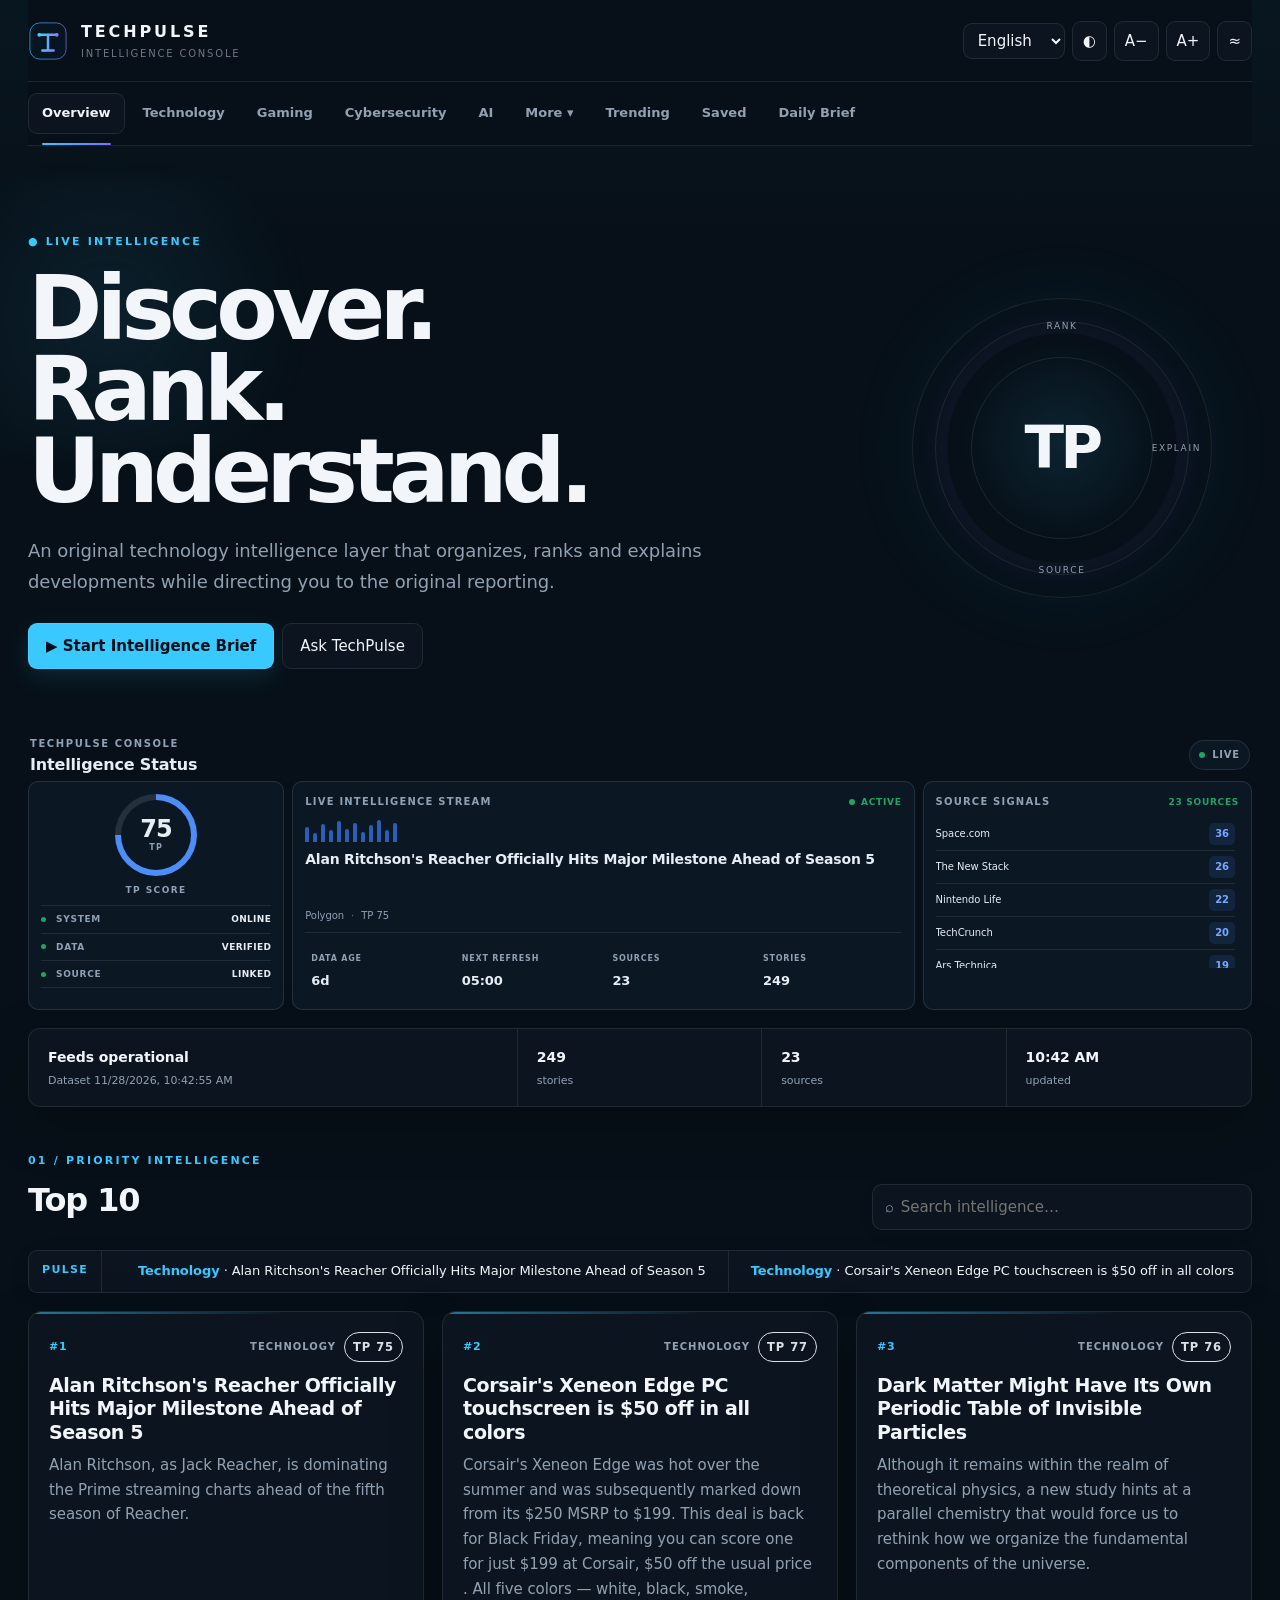
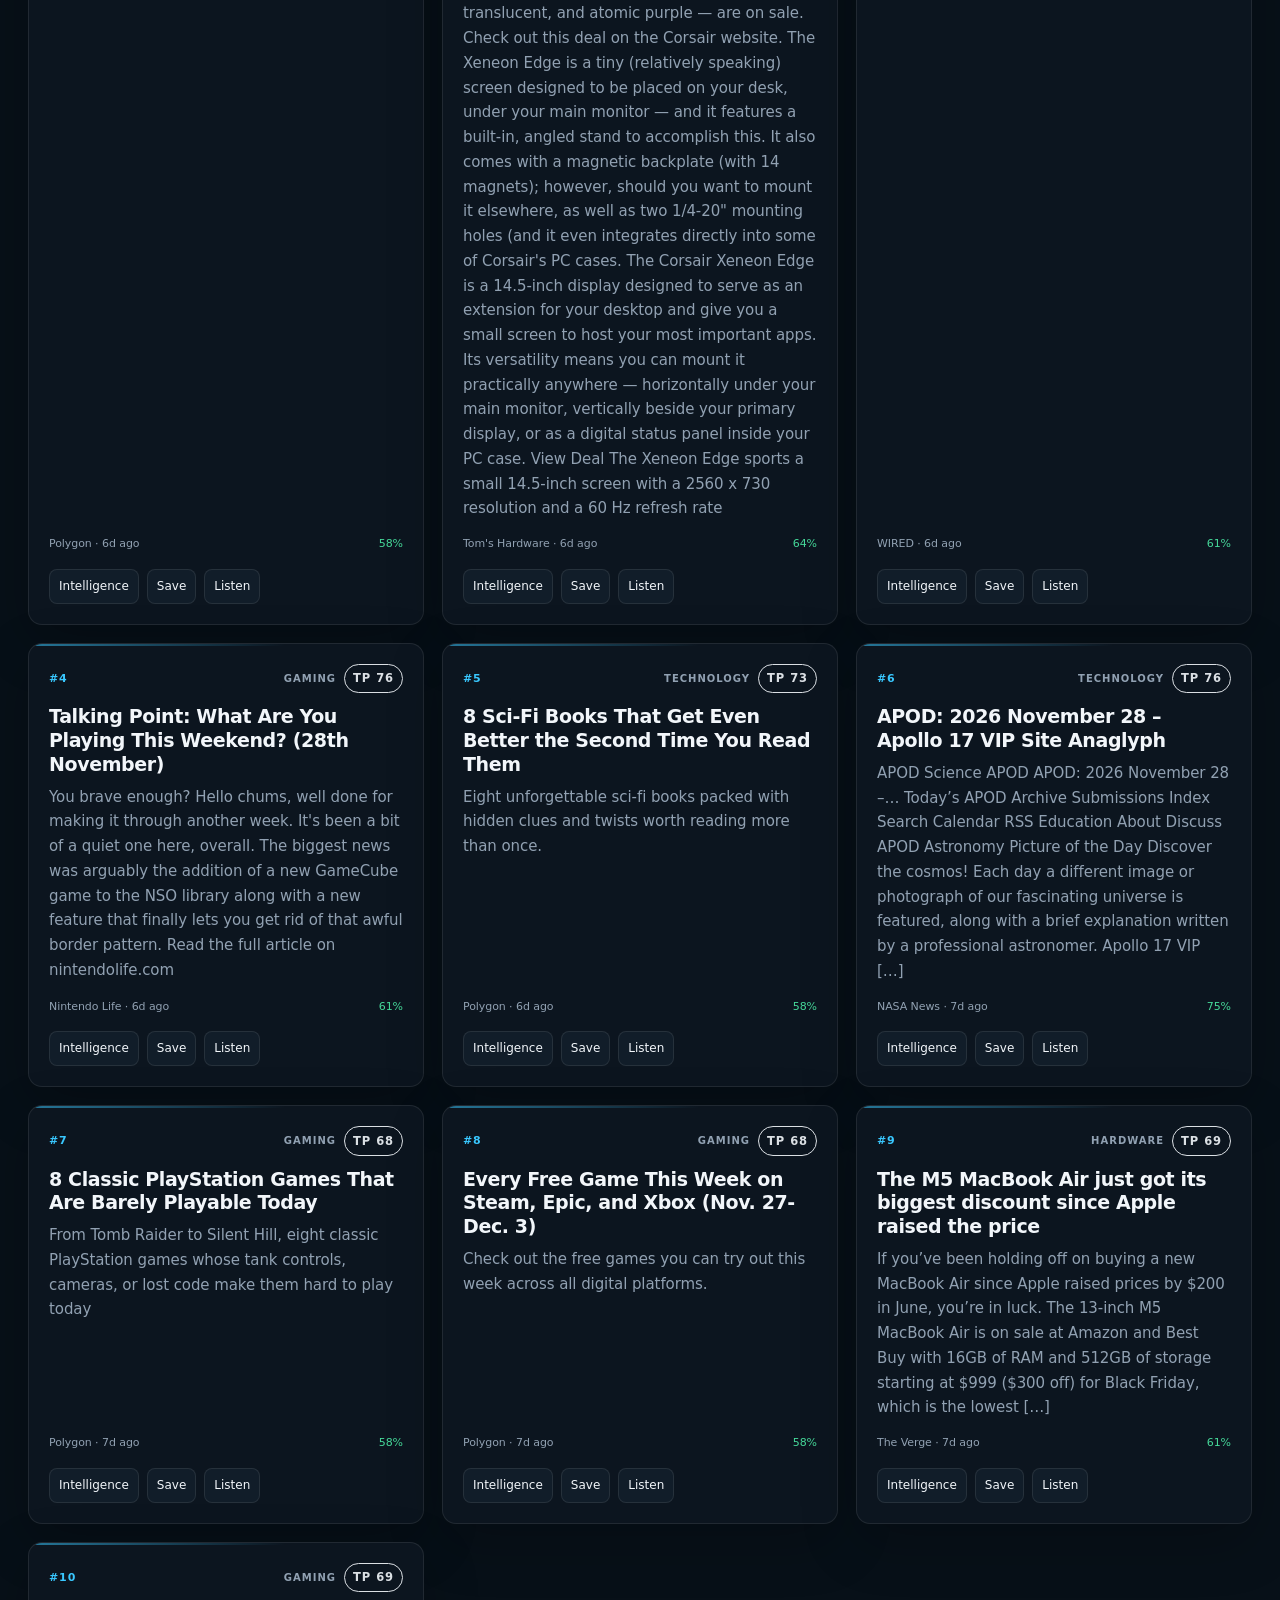
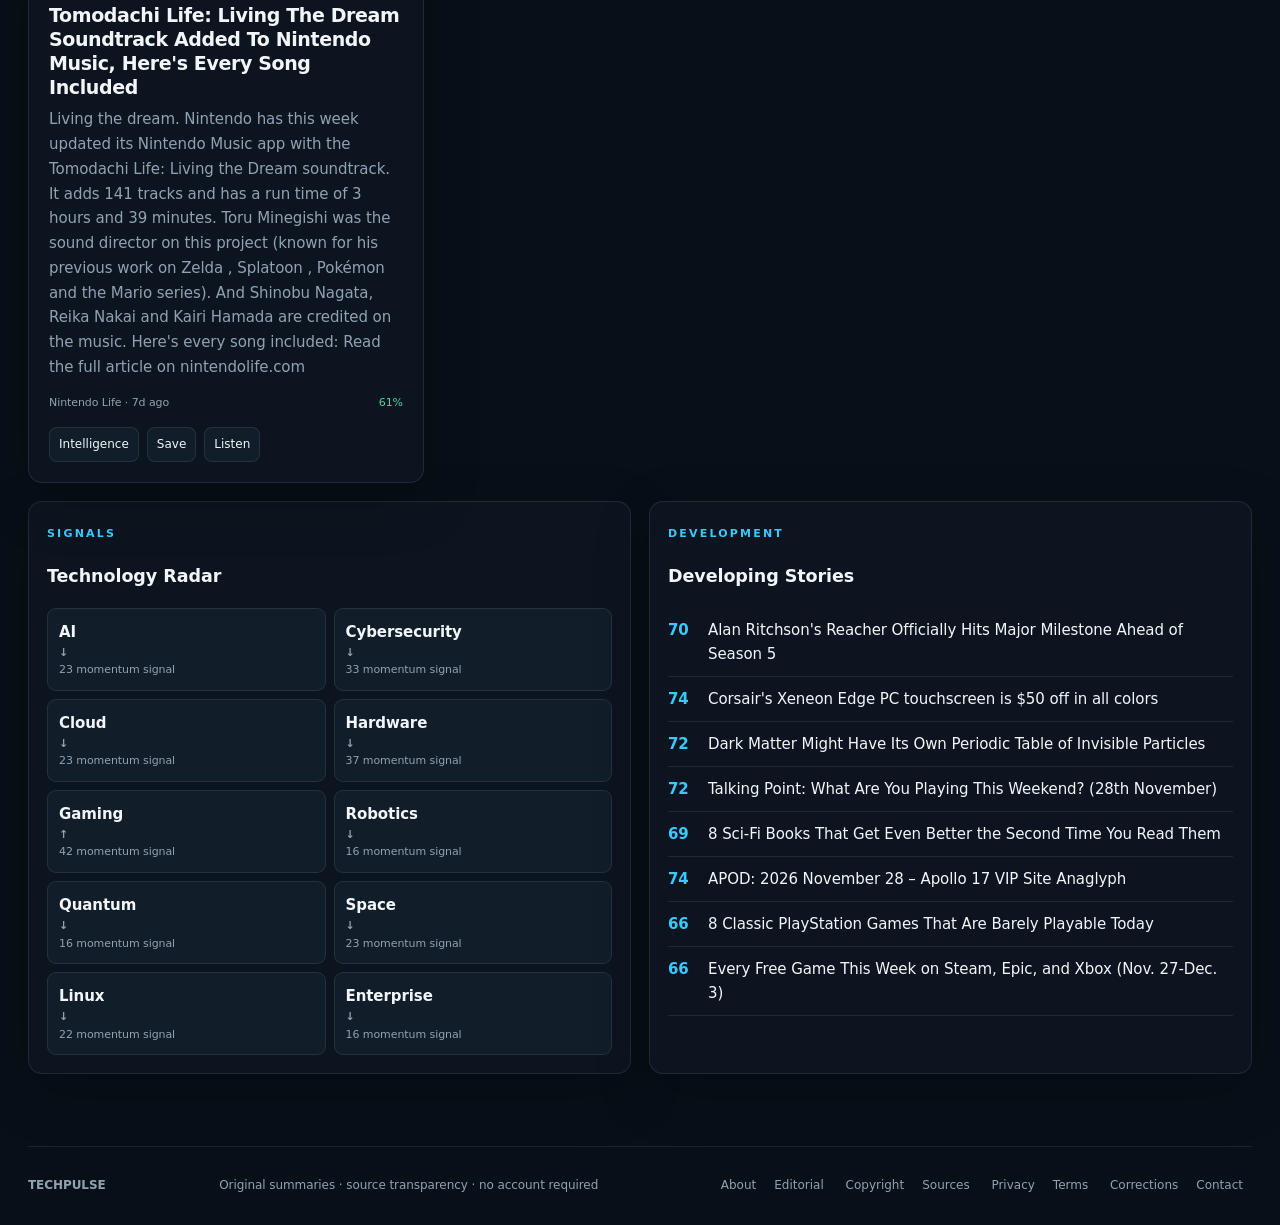
<file: index.html>
<!doctype html>
<html lang="en">
<head>
  <meta charset="utf-8">
  <meta name="viewport" content="width=device-width,initial-scale=1">
  <meta name="theme-color" content="#06111d">
  <meta name="description" content="TechPulse technology and gaming intelligence">
  <link rel="icon" href="assets/icons/techpulse.svg">
  <link rel="stylesheet" href="styles.css">
  <title>TechPulse — Intelligence Console</title>
<link rel="stylesheet" href="light-readability.css">
</head>
<body>
<a class="skip" href="#main" data-i18n="skip">Skip to content</a>

<div class="shell">
<header>
  <div class="brand">
    <img src="assets/icons/techpulse.svg" alt="">
    <div><b>TECHPULSE</b><small data-i18n="brandSubtitle">INTELLIGENCE CONSOLE</small></div>
  </div>

  <div class="tools" aria-label="Preferences">
    <label class="language">
      <span class="sr-only" data-i18n="language">Language</span>
      <select id="language" aria-label="Language">
        <option value="en">English</option>
        <option value="hi">हिन्दी</option>
        <option value="te">తెలుగు</option>
        <option value="ta">தமிழ்</option>
        <option value="kn">ಕನ್ನಡ</option>
        <option value="mr">मराठी</option>
      </select>
    </label>
    <button id="theme" title="Theme" aria-label="Theme">◐</button>
    <button id="fontMinus" title="Decrease text size">A−</button>
    <button id="fontPlus" title="Increase text size">A+</button>
    <button id="motion" title="Reduce motion">≈</button>
  </div>
</header>

<nav aria-label="Main">
  <button class="nav active" data-view="overview" data-i18n="navOverview">Overview</button>
  <button class="nav" data-view="technology" data-i18n="navTechnology">Technology</button>
  <button class="nav" data-view="gaming" data-i18n="navGaming">Gaming</button>
  <button class="nav" data-view="cybersecurity" data-i18n="navCybersecurity">Cybersecurity</button>
  <button class="nav" data-view="ai" data-i18n="navAI">AI</button>
  <div class="nav-more"><button class="nav nav-more-toggle" type="button" aria-haspopup="true" aria-expanded="false">More ▾</button><div class="nav-more-menu"><button class="nav" data-view="cloud">Cloud</button><button class="nav" data-view="enterprise">Enterprise</button><button class="nav" data-view="hardware">Hardware</button><button class="nav" data-view="linux">Linux</button><button class="nav" data-view="quantum">Quantum</button><button class="nav" data-view="robotics">Robotics</button><button class="nav" data-view="space">Space</button></div></div>
  <button class="nav" data-view="trending" data-i18n="navTrending">Trending</button>
  <button class="nav" data-view="saved" data-i18n="navSaved">Saved</button>
  <button class="nav" data-view="briefing" data-i18n="navBrief">Daily Brief</button>
</nav>

<main id="main" tabindex="-1">
<section class="hero">
  <div>
    <span class="eyebrow">● <span data-i18n="liveIntelligence">LIVE INTELLIGENCE</span></span>
    <h1 data-i18n-html="heroTitle">Discover.<br>Rank.<br>Understand.</h1>
    <p data-i18n="heroText">An original technology intelligence layer that organizes, ranks and explains developments while directing you to the original reporting.</p>
    <div class="actions">
      <button class="primary" id="startBrief">▶ <span data-i18n="startBrief">Start Intelligence Brief</span></button>
      <button class="secondary" id="ask">Ask TechPulse</button>
    </div>
  </div>
  <div class="orb" aria-hidden="true"><i></i><i></i><strong>TP</strong><em>RANK</em><em>EXPLAIN</em><em>SOURCE</em></div>
</section>

<section class="status">
  <div><b id="feedStatus">Loading</b><small id="feedMeta">Dataset</small></div>
  <div><b id="count">0</b><small data-i18n="stories">stories</small></div>
  <div><b id="sources">0</b><small data-i18n="sources">sources</small></div>
  <div><b id="updated">—</b><small data-i18n="updated">updated</small></div>
</section>

<section id="view-overview" class="view active">
  <div class="heading">
    <div><span class="eyebrow">01 / <span data-i18n="priority">PRIORITY INTELLIGENCE</span></span><h2 data-i18n="top10">Top 10</h2></div>
    <label class="search">⌕ <input id="search" data-i18n-placeholder="searchPlaceholder" placeholder="Search intelligence…" aria-label="Search intelligence"></label>
  </div>
  <div class="ticker"><b>PULSE</b><div id="ticker"></div></div>
  <div id="top" class="grid"></div>
  <div class="two">
    <section class="panel"><span class="eyebrow">SIGNALS</span><h3 data-i18n="radar">Technology Radar</h3><div id="radar" class="radar"></div></section>
    <section class="panel"><span class="eyebrow">DEVELOPMENT</span><h3 data-i18n="developing">Developing Stories</h3><div id="developing"></div></section>
  </div>
</section>

<section id="view-technology" class="view">
  <div class="heading"><div><span class="eyebrow">02 / TECHNOLOGY</span><h2 data-i18n="technologyIntelligence">Technology Intelligence</h2></div></div>
  <div id="technology" class="grid"></div>
</section>
<section id="view-gaming" class="view">
  <div class="heading"><div><span class="eyebrow">03 / GAMING</span><h2 data-i18n="gamingIntelligence">Gaming Intelligence</h2></div></div>
  <div id="gaming" class="grid"></div>
</section>
<section id="view-cybersecurity" class="view">
  <div class="heading"><div><span class="eyebrow">04 / SECURITY</span><h2 data-i18n="cybersecurityIntelligence">Cybersecurity Intelligence</h2></div></div>
  <div id="cybersecurity" class="grid"></div>
</section>
<section id="view-ai" class="view">
  <div class="heading"><div><span class="eyebrow">05 / ARTIFICIAL INTELLIGENCE</span><h2 data-i18n="aiIntelligence">AI Intelligence</h2></div></div>
  <div id="ai" class="grid"></div>
</section>
<section id="view-cloud" class="view"><div class="heading"><div><span class="eyebrow">06 / CLOUD</span><h2>Cloud Intelligence</h2></div></div><div id="cloud" class="grid"></div></section>
<section id="view-enterprise" class="view"><div class="heading"><div><span class="eyebrow">07 / ENTERPRISE</span><h2>Enterprise Intelligence</h2></div></div><div id="enterprise" class="grid"></div></section>
<section id="view-hardware" class="view"><div class="heading"><div><span class="eyebrow">08 / HARDWARE</span><h2>Hardware Intelligence</h2></div></div><div id="hardware" class="grid"></div></section>
<section id="view-linux" class="view"><div class="heading"><div><span class="eyebrow">09 / LINUX</span><h2>Linux Intelligence</h2></div></div><div id="linux" class="grid"></div></section>
<section id="view-quantum" class="view"><div class="heading"><div><span class="eyebrow">10 / QUANTUM</span><h2>Quantum Intelligence</h2></div></div><div id="quantum" class="grid"></div></section>
<section id="view-robotics" class="view"><div class="heading"><div><span class="eyebrow">11 / ROBOTICS</span><h2>Robotics Intelligence</h2></div></div><div id="robotics" class="grid"></div></section>
<section id="view-space" class="view"><div class="heading"><div><span class="eyebrow">12 / SPACE</span><h2>Space Intelligence</h2></div></div><div id="space" class="grid"></div></section>
<section id="view-trending" class="view">
  <div class="heading"><div><span class="eyebrow">06 / MOMENTUM</span><h2 data-i18n="trendingNow">Trending Now</h2></div></div>
  <div id="trending" class="trend"></div>
</section>
<section id="view-saved" class="view">
  <div class="heading"><div><span class="eyebrow">07 / PERSONAL</span><h2 data-i18n="savedIntelligence">Saved Intelligence</h2></div></div>
  <div id="saved" class="grid"></div>
</section>
<section id="view-briefing" class="view">
  <div class="heading">
    <div><span class="eyebrow">08 / DAILY INTELLIGENCE</span><h2 data-i18n="dailyTitle">TechPulse Daily</h2></div>
    <div class="brief-controls">
      <button class="secondary" id="briefPrev">◀</button>
      <button class="primary" id="playBrief">▶ <span data-i18n="playBrief">Play briefing</span></button>
      <button class="secondary" id="briefNext">▶|</button>
      <button class="secondary" id="briefStop">■</button>
    </div>
  </div>
  <div id="briefProgress" class="brief-progress"><i></i></div>
  <div id="briefing" class="panel"></div>
</section>
</main>

<footer>
  <b>TECHPULSE</b>
  <span data-i18n="footerText">Original summaries · source transparency · no account required</span>
  <div>
    <button data-policy="about">About</button><button data-policy="editorial">Editorial</button>
    <button data-policy="copyright">Copyright</button><button data-policy="source">Sources</button>
    <button data-policy="privacy">Privacy</button><button data-policy="terms">Terms</button>
    <button data-policy="corrections">Corrections</button><button data-policy="contact">Contact</button>
  </div>
</footer>
</div>

<div id="modal" class="modal" hidden>
  <div class="back" data-close></div>
  <article class="dialog"><button class="close" data-close>×</button><div id="modalBody"></div></article>
</div>

<script src="app.js" defer></script>
</body>
</html>
</file>
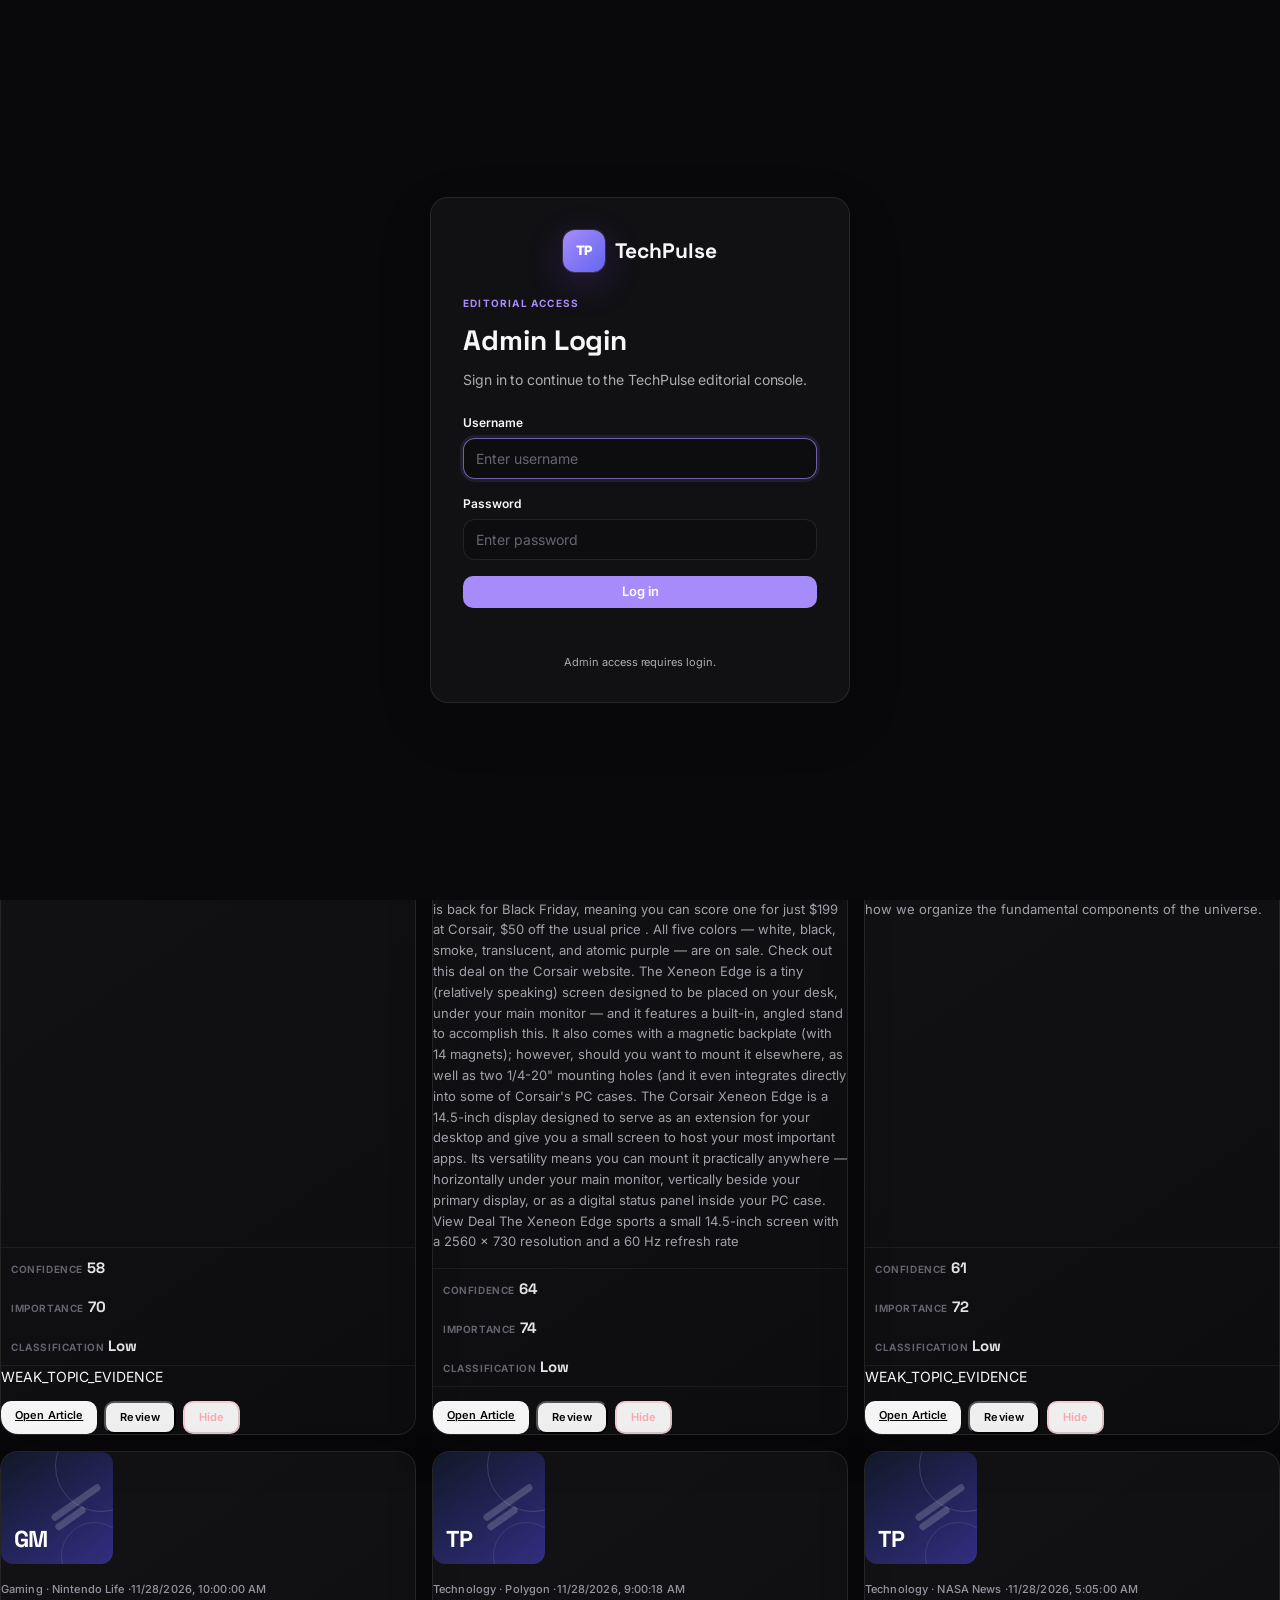
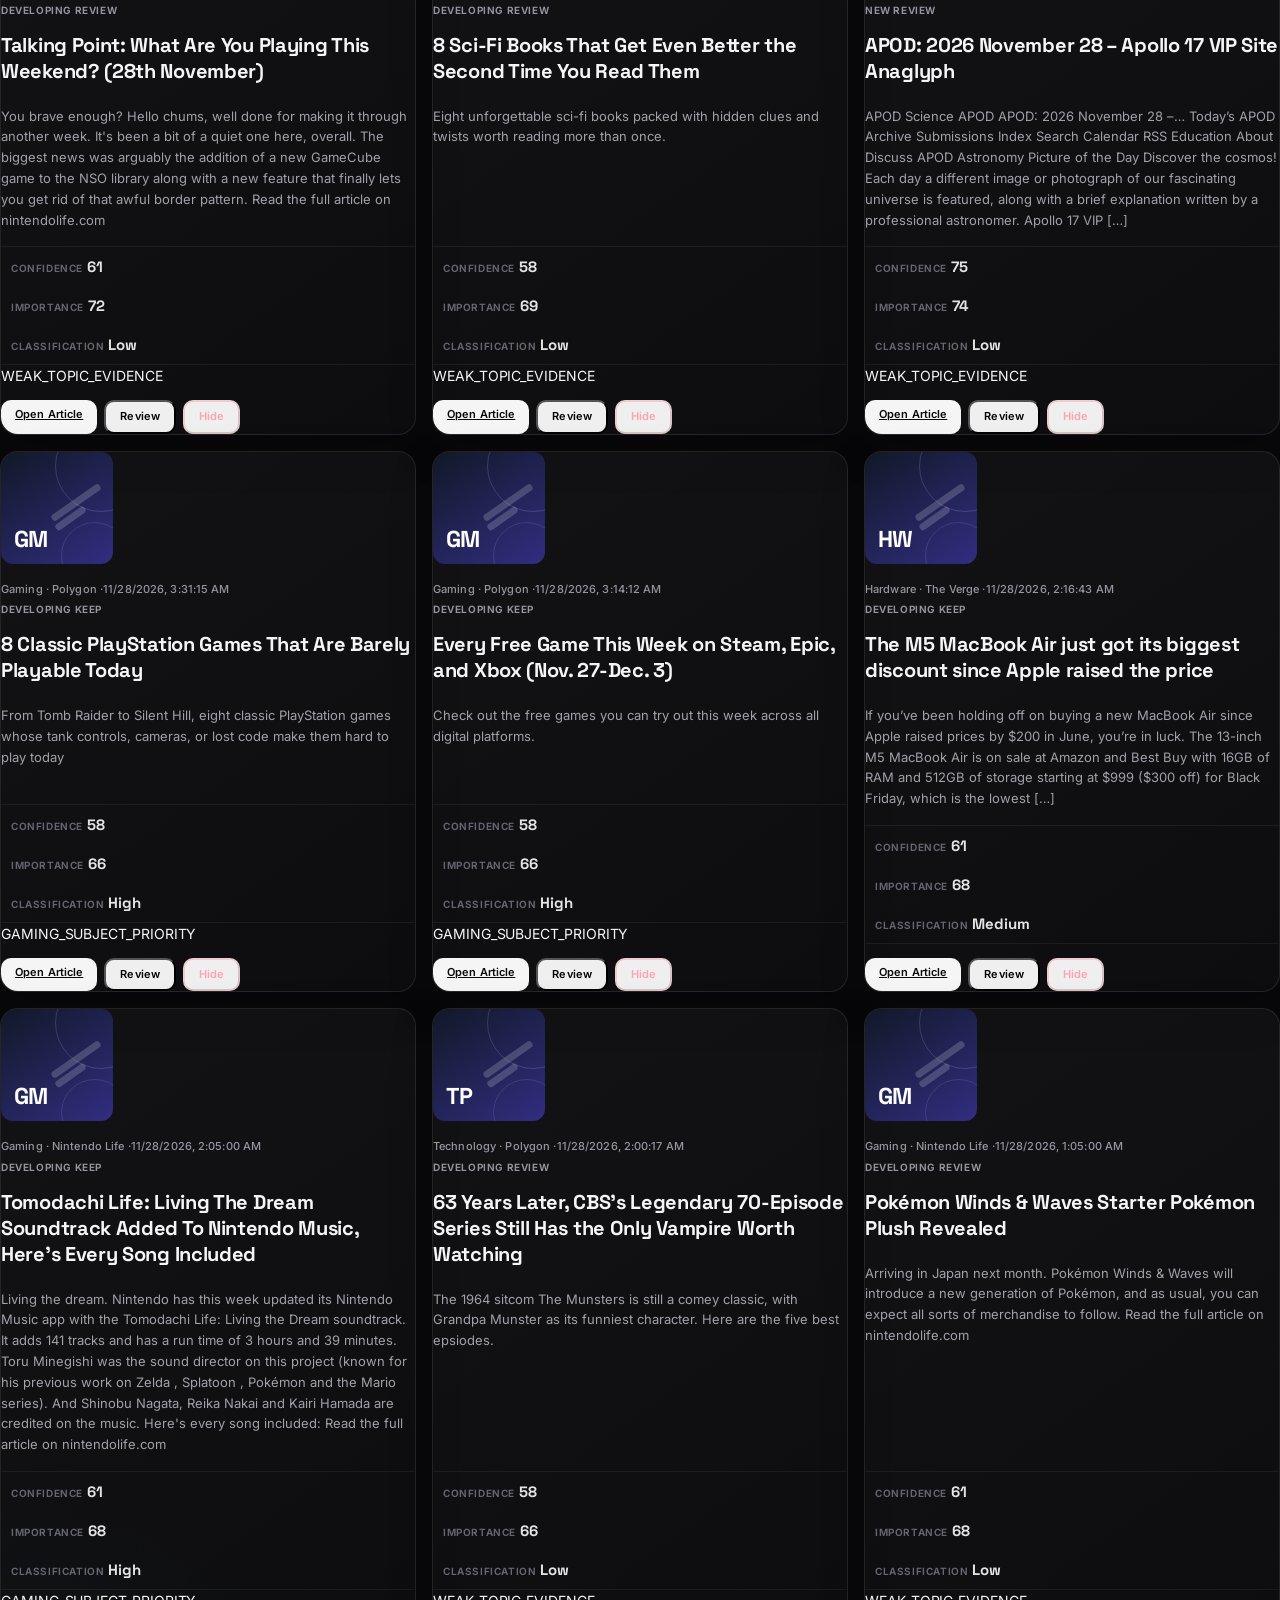
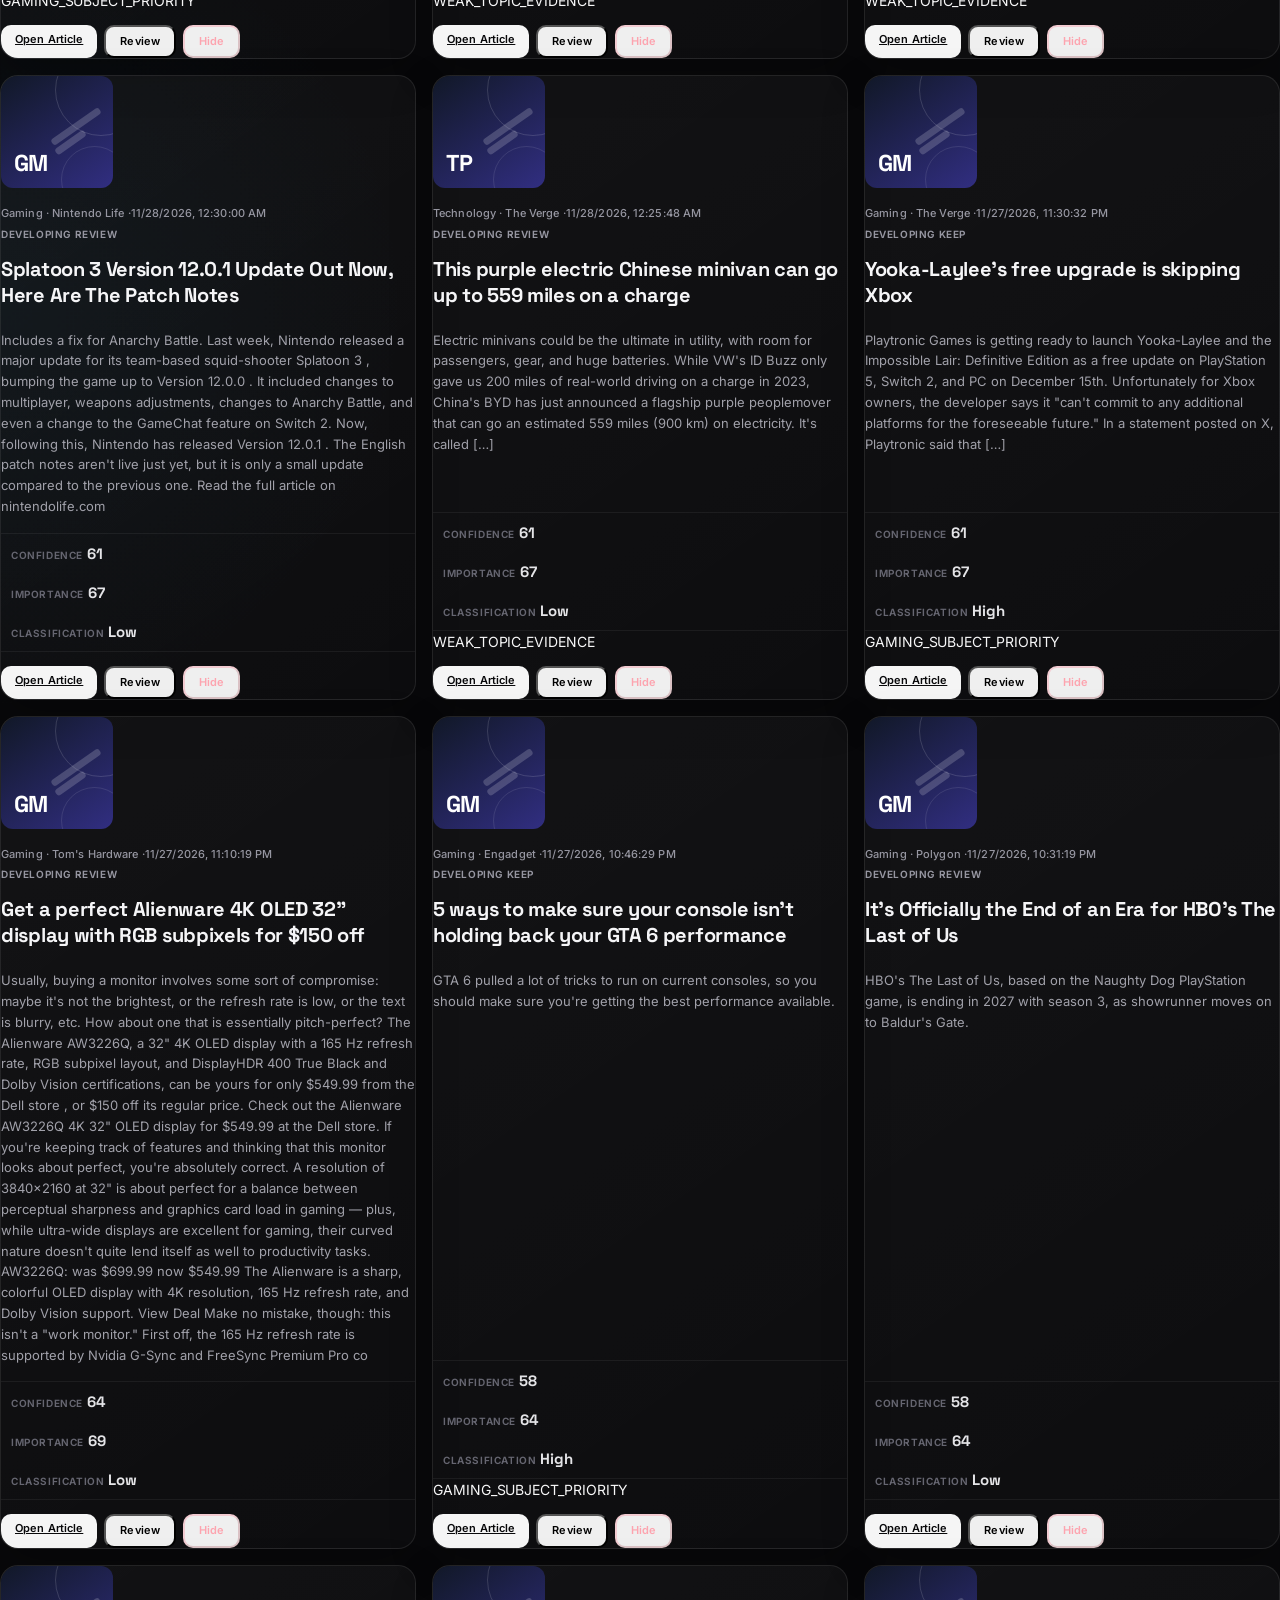
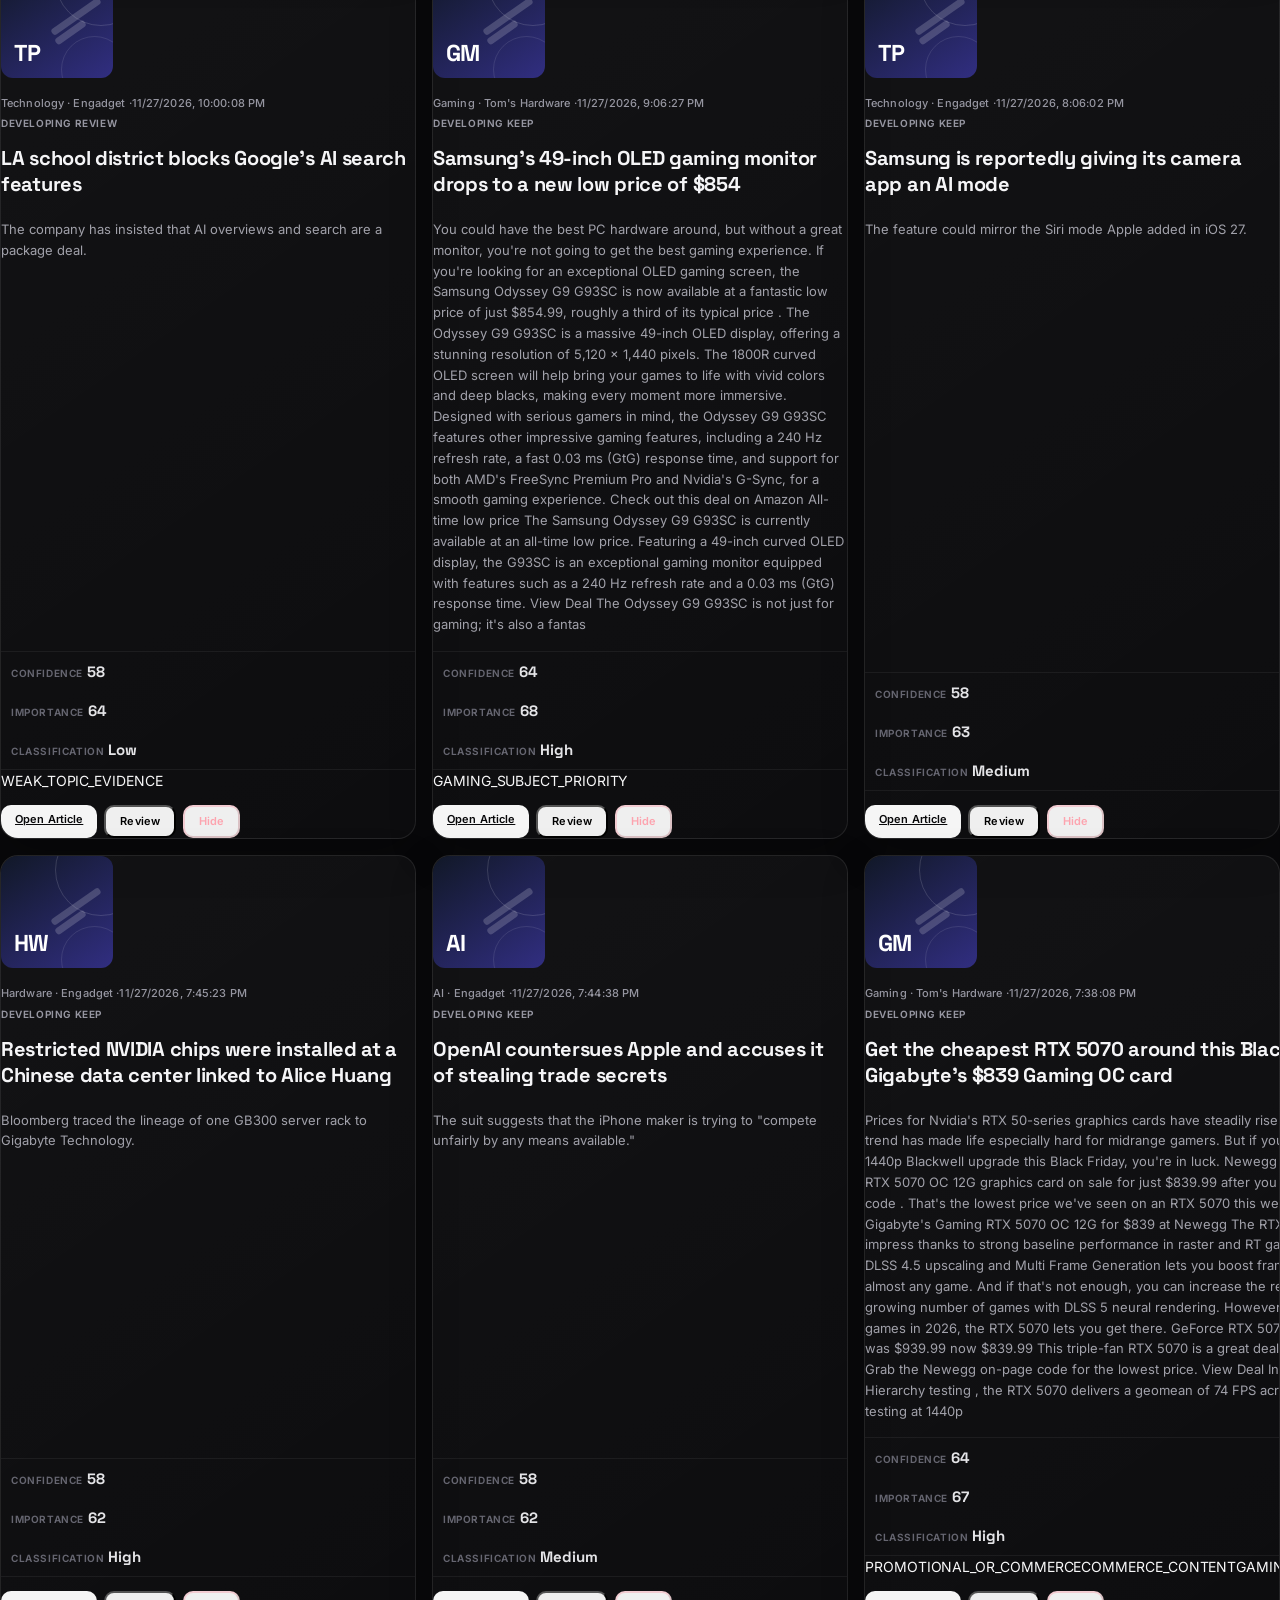
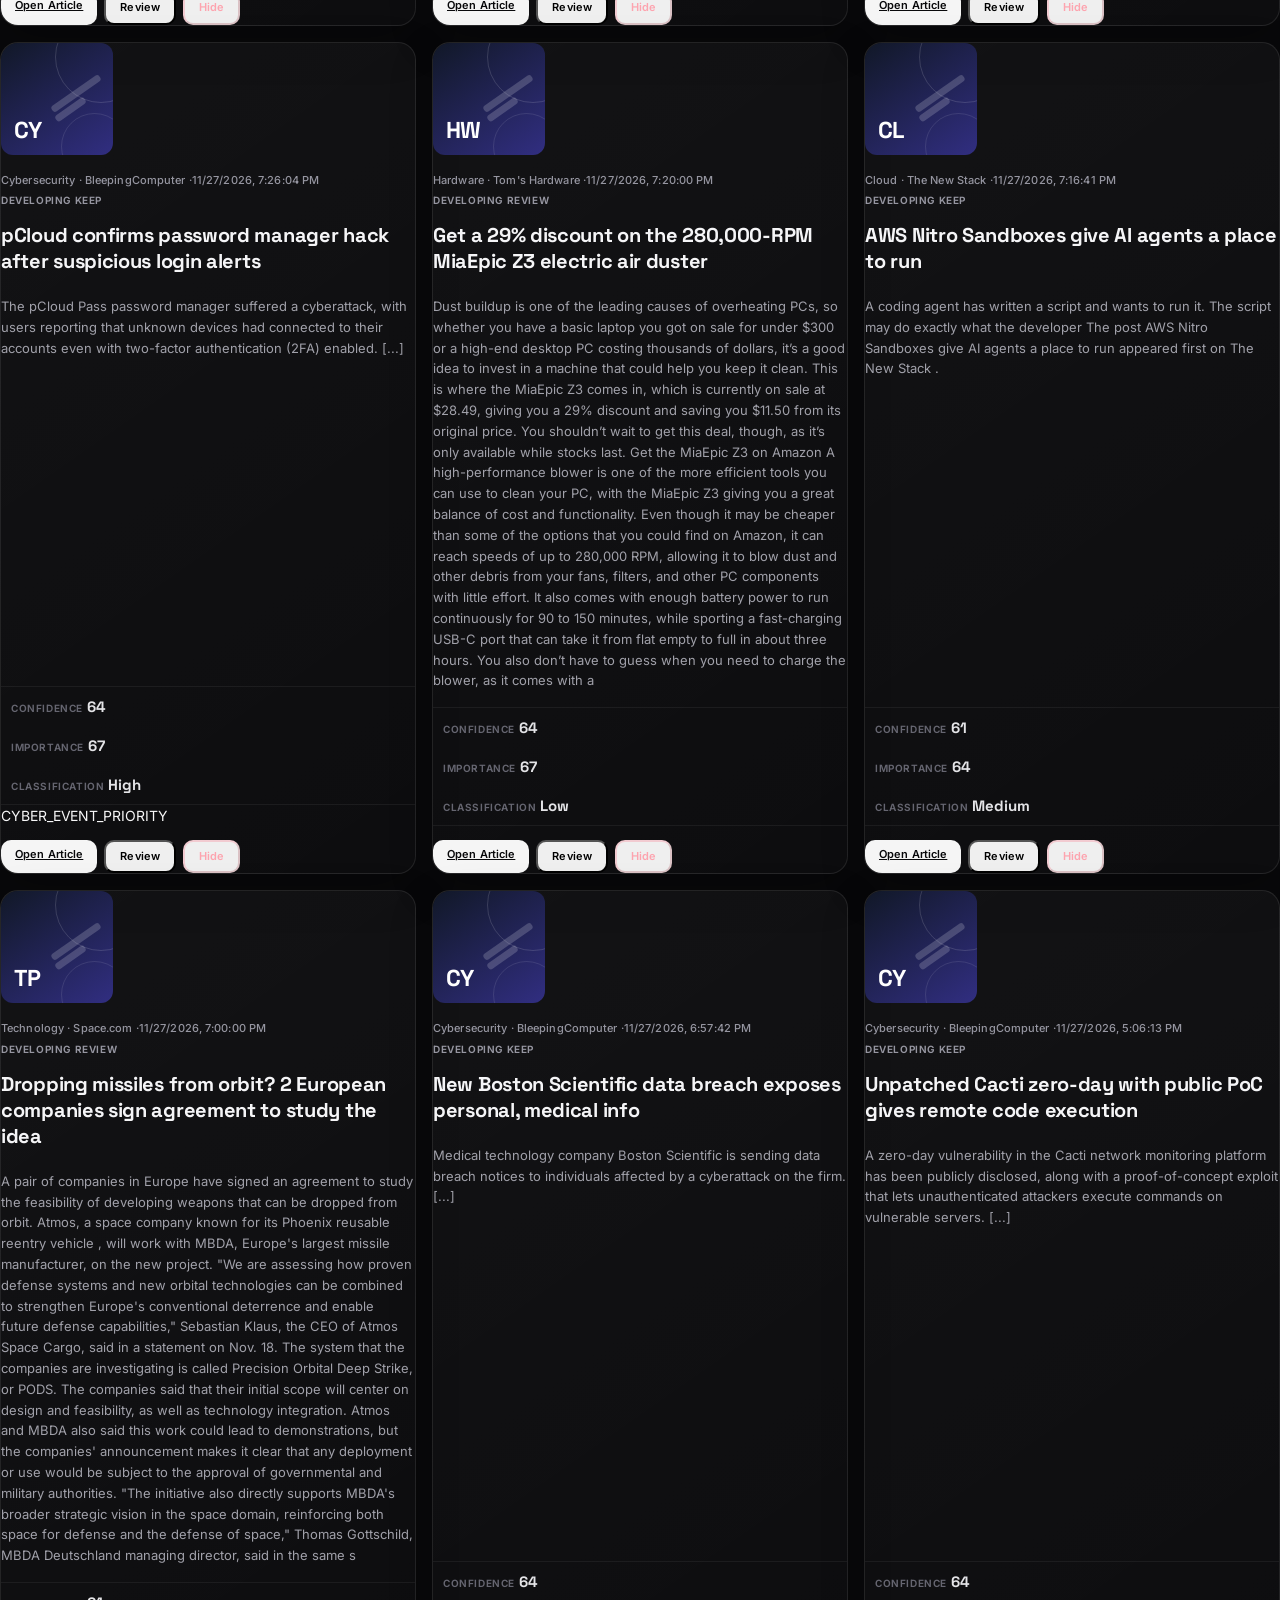
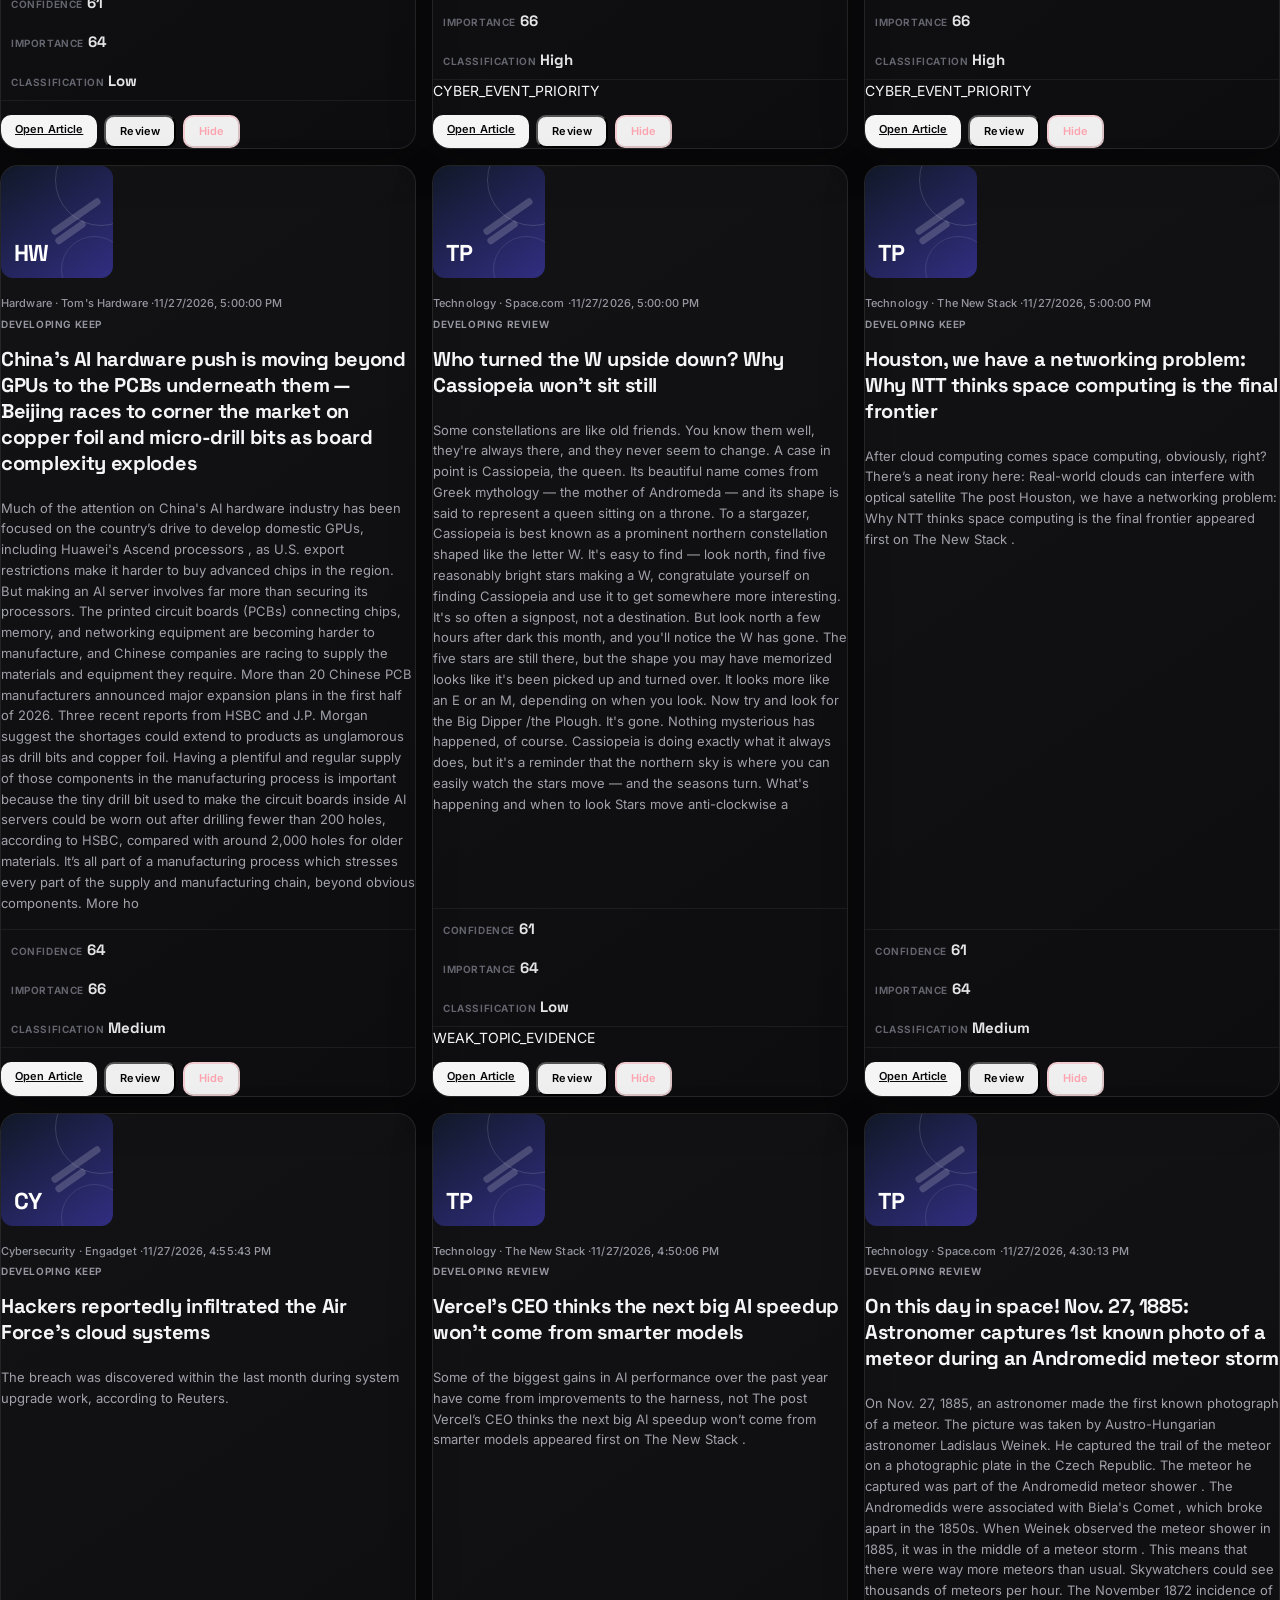
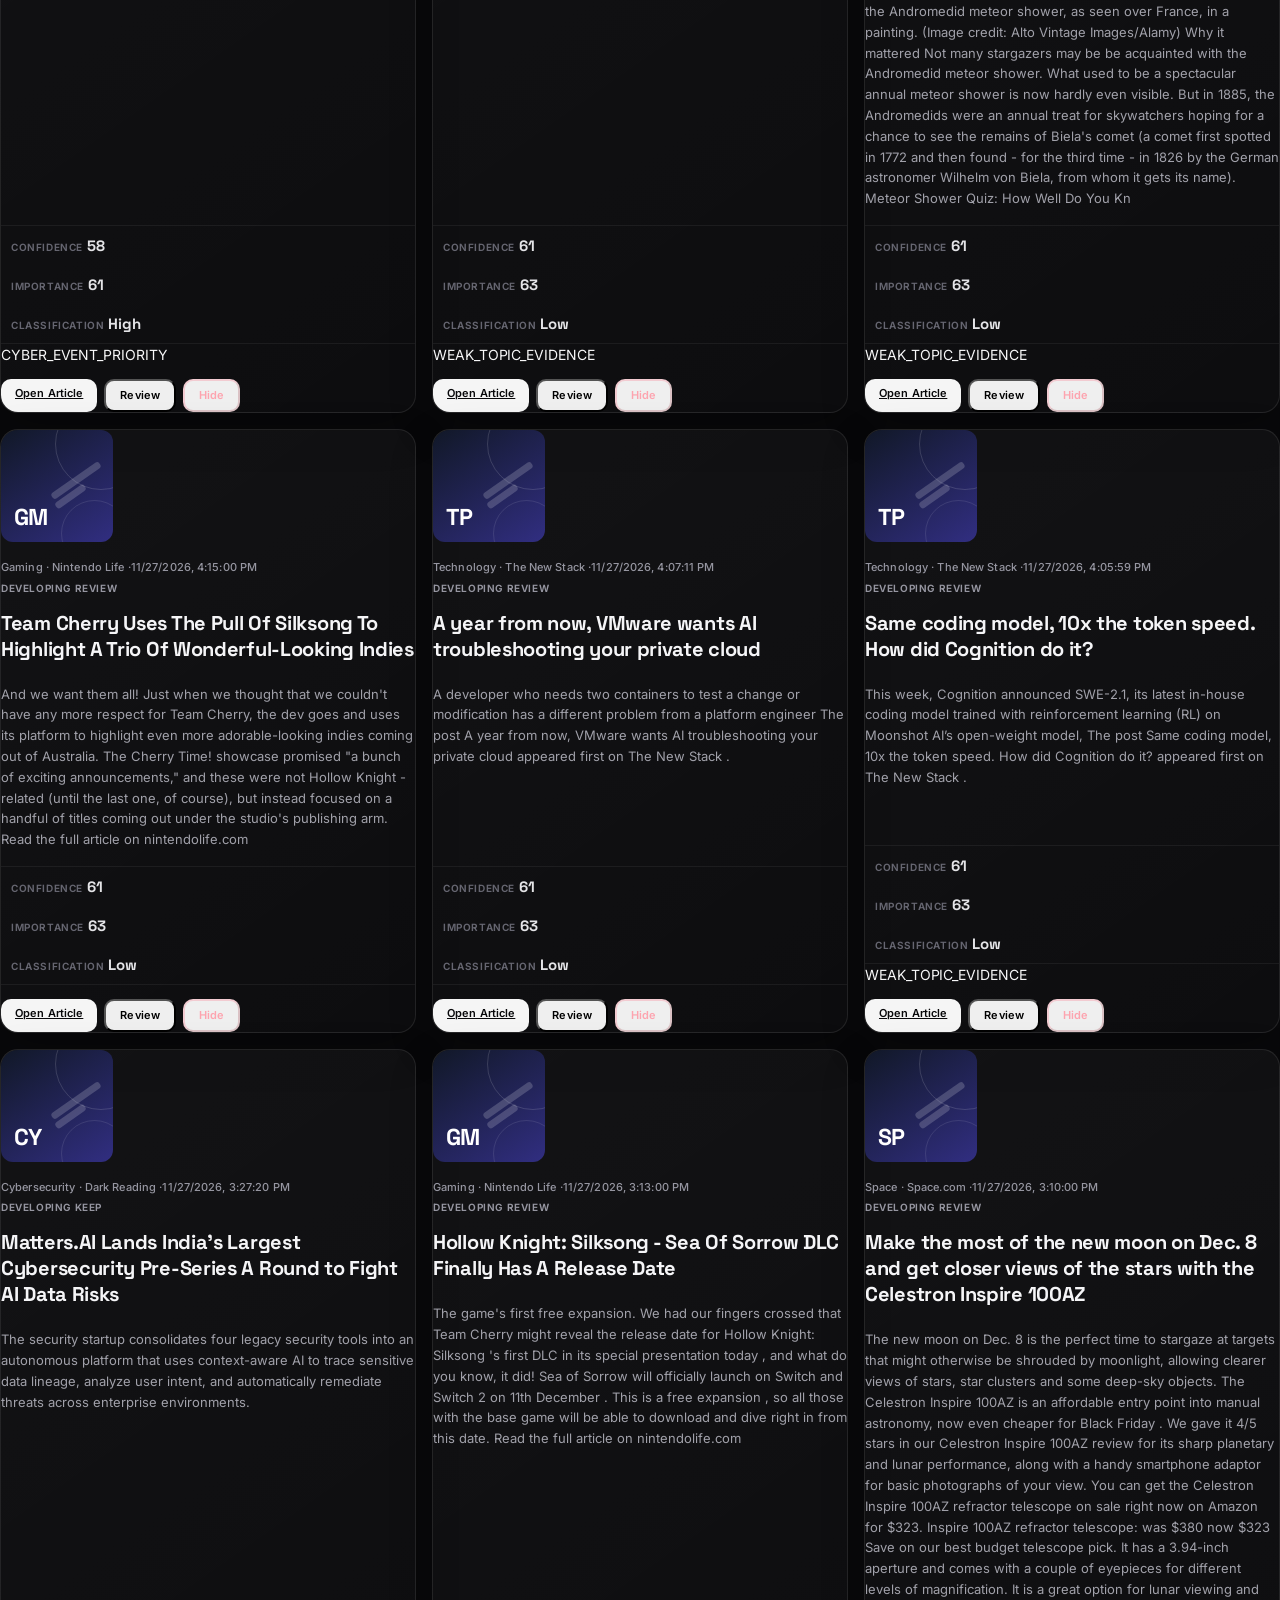
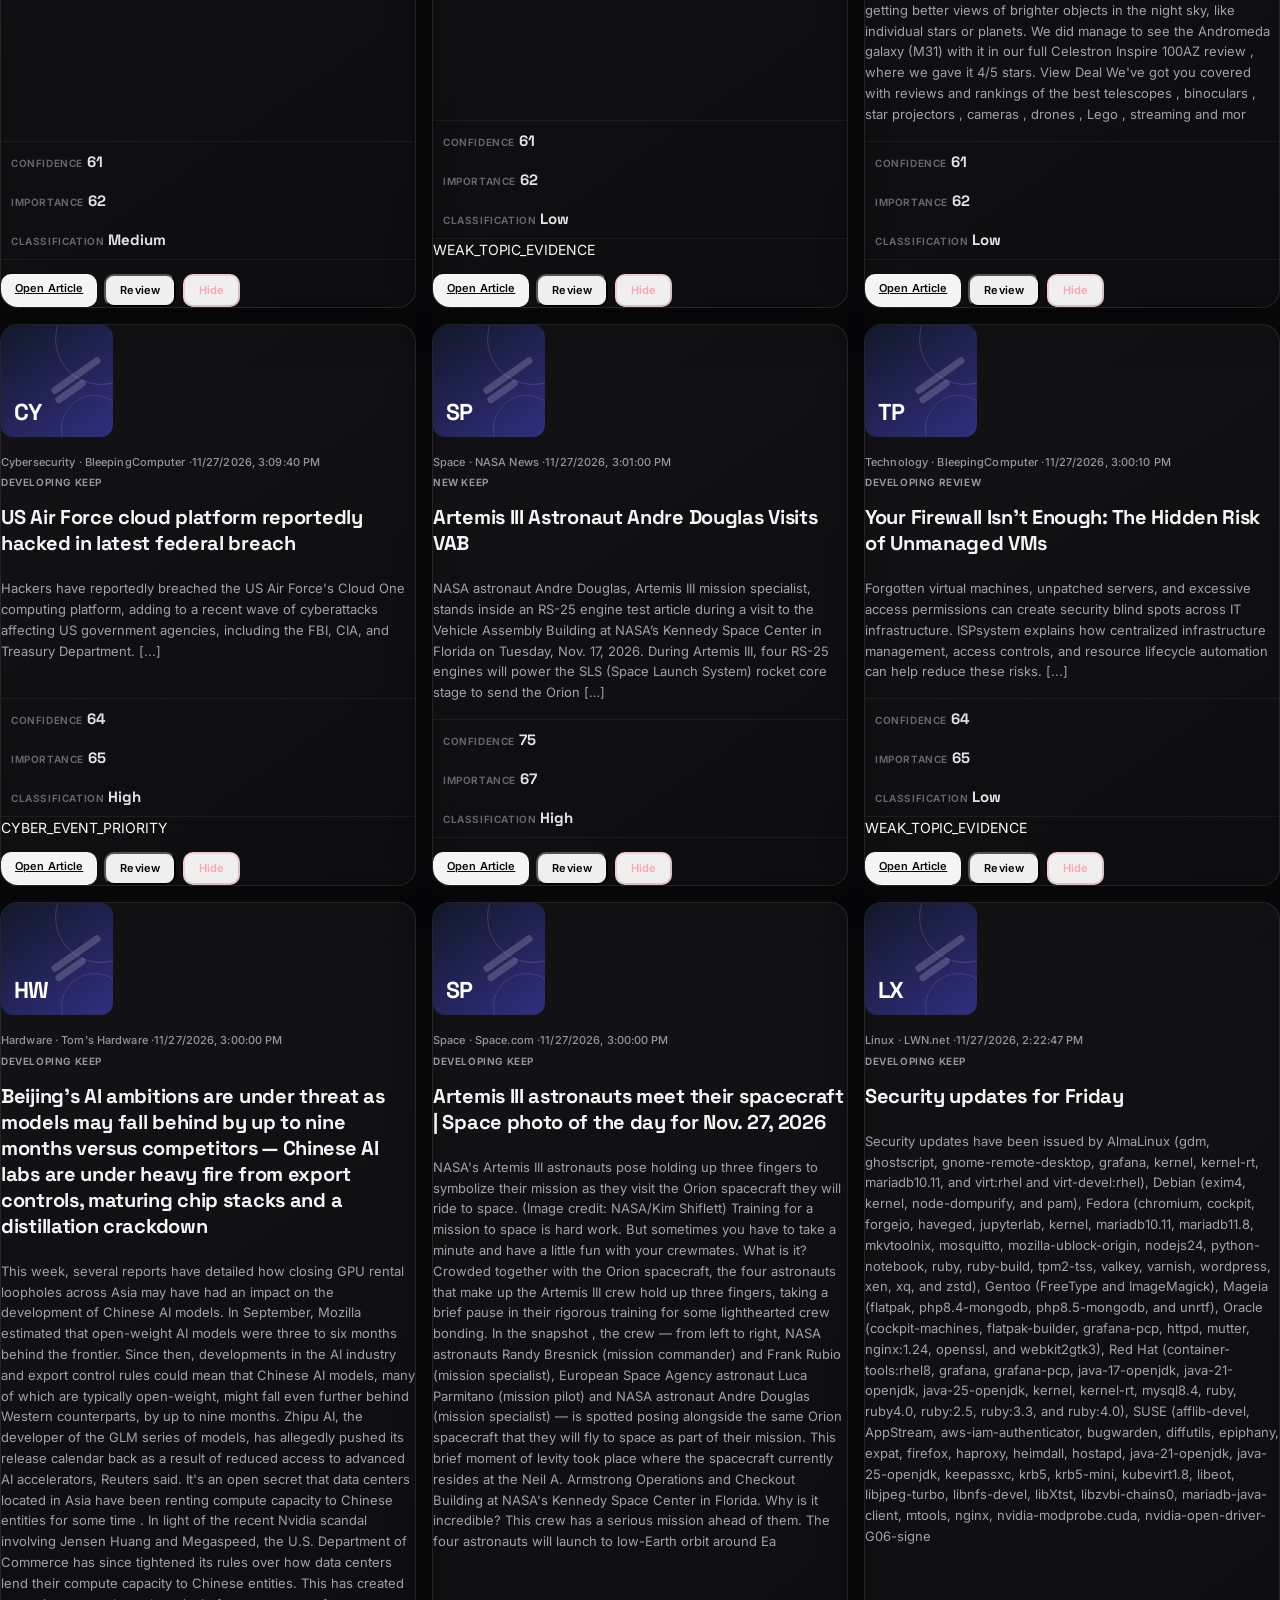
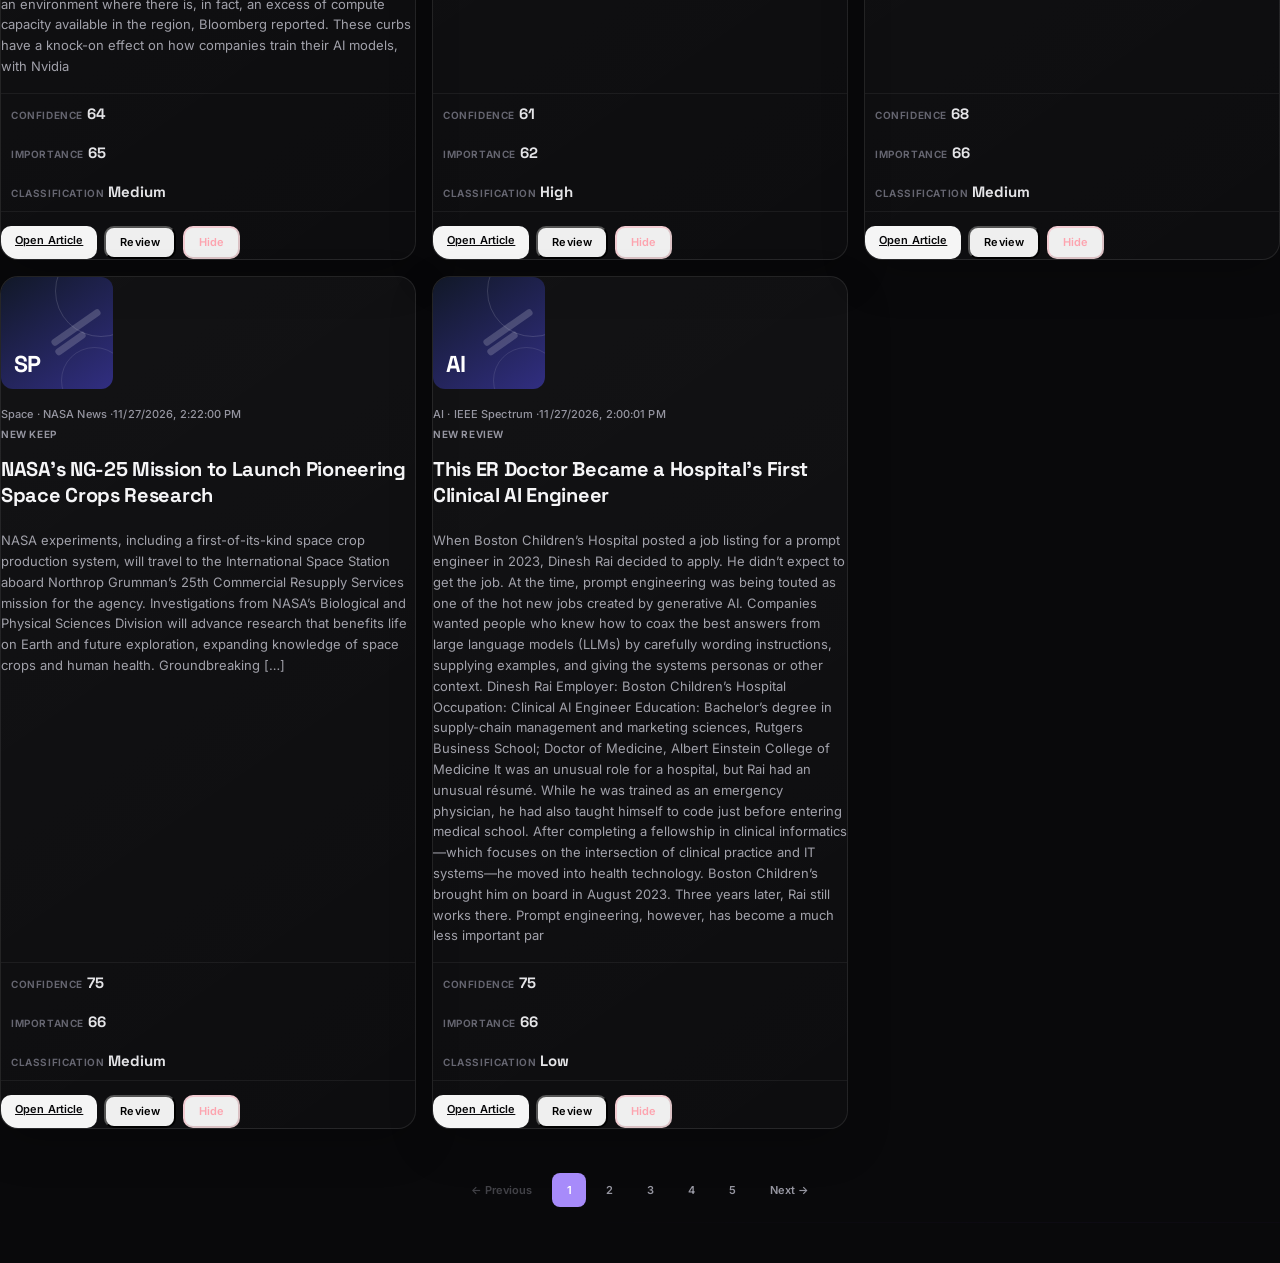
<file: admin/index.html>
<!DOCTYPE html>
<html lang="en">
<head>
<meta charset="UTF-8">
<meta name="viewport" content="width=device-width,initial-scale=1.0">
<title>TechPulse – Editorial Console</title>
<link rel="preconnect" href="https://fonts.googleapis.com">
<link rel="preconnect" href="https://fonts.gstatic.com" cross-origin=""><link rel="stylesheet" href="https://fonts.googleapis.com/css2?family=Inter:wght@400;500;600;700&amp;family=Space+Grotesk:wght@400;500;700&amp;display=swap" rel="stylesheet">
<link rel="stylesheet" href="admin.css">
</head>
<body>
<div id="adminLogin" class="login-screen">
  <div class="login-card">
    <div class="login-brand">
      <span class="brand-mark">TP</span>
      <span>TechPulse</span>
    </div>
    <p class="login-eyebrow">EDITORIAL ACCESS</p>
    <h1>Admin Login</h1>
    <p class="login-subtitle">Sign in to continue to the TechPulse editorial console.</p>
    <label for="adminUsername">Username</label>
    <input id="adminUsername" type="text" autocomplete="username" autofocus placeholder="Enter username">
    <label for="adminPassword">Password</label>
    <input id="adminPassword" type="password" autocomplete="current-password" placeholder="Enter password">
    <button id="adminLoginButton" type="button">Log in </button>
    <p id="loginError" class="login-error" aria-live="polite"></p>
    <p class="login-notice">Admin access requires login.</p>
  </div>
</div>

<header class="topbar">
  <div class="brand" aria-label="TechPulse Editorial Console">
    <span class="brand-mark">TP</span>
    <span class="brand-copy"><strong>TechPulse</strong><small>Editorial Console</small></span>
  </div>
  <div class="workspace-label"><span class="live-dot"></span>Editorial workspace</div>
  <div class="top-actions">
    <button class="top-action theme-toggle" id="themeToggle" type="button" aria-label="Switch theme"><span id="themeIcon">☾</span><span id="themeText">Dark</span></button>
    <a class="top-link" href="../">Public Site ↑</a>
    <button class="top-action" id="refreshNews" type="button">Refresh</button>
    <button class="top-action logout-action" id="logoutAdmin" type="button">Logout</button>
  </div>
</header>

<main class="container">
  <section class="hero">
    <div class="hero-copy">
      <span class="eyebrow">01 / EDITORIAL CONTROL</span>
      <h1>Editorial Control Center</h1>
      <p>Review, validate and manage TechPulse intelligence from one editorial workspace.</p>
    </div>
    <div class="hero-grid" aria-hidden="true"><span>01</span><span>02</span><span>03</span></div>
  </section>

<section class="dashboard" aria-label="Editorial overview">
    <div class="stat-card"><div class="stat-icon"></div><span class="stat-label">Total Stories</span><strong id="totalState">0</strong><small>Current news index</small></div>
    <div class="stat-card"><div class="stat-icon review-icon"></div><span class="stat-label">Review</span><strong id="reviewState">0</strong><small>Stories flagged for review</small></div>
    <div class="stat-card"><div class="stat-icon hide-icon"></div><span class="stat-label">Hidden</span><strong id="hiddenState">0</strong><small>Stories not published</small></div>
    <div class="stat-card accent-card"><div class="stat-icon"></div><span class="stat-label">Current Queue</span><strong id="queueState">0</strong><small>Filtered editorial workspace</small></div>
  </section>

<section class="filters">
    <div class="filter-header"><div><span class="section-eye">STORY SEARCH</span><p>Search and filter stories by title, source, category or editorial relevance.</p></div><span class="filter-legend">INTELLIGENCE INDEX</span></div>
    <div class="filter-grid">
      <label class="search-field"><span class="search-icon" aria-hidden="true"><svg viewBox="0 0 24 24" fill="none" stroke="currentColor" stroke-width="2"><circle cx="11" cy="11" r="7"></circle><path d="m20 20-4-4"></path></svg></span><input id="search" type="search" placeholder="Search title, source, summary or tags..."></label>
      <select id="category"><option value="">All Categories</option></select>
      <select id="source"><option value="">All Sources</option></select>
      <select id="status"><option value="">All Statuses</option></select>
      <select id="relevance"><option value="">All Relevance</option></select>
    </div>
  </section>

  <section class="list-bar"><div id="stats">Loading...</div><div class="list-actions"><div class="patch"><span class="patch-dot"></span>Local editorial console</div><div class="page-size"><label for="pageSize">Per page</label><select id="pageSize"><option value="25">25</option><option value="50" selected>50</option><option value="100">100</option></select></div></div></section>

  <section id="articles" class="articles">Loading articles...</section>
  <nav id="pagination" class="pagination"></nav>
</main>
<script src="admin.js"></script>
</body>
</html>
</file>
<file: styles.css>
:root{--bg:#06111d;--panel:#0b1725;--panel-2:#0f1d2d;--text:#edf5ff;--muted:#8ea2b8;--line:rgba(255,255,255,.09);--accent:#55d6ff;--accent-2:#8c7cff;--danger:#ff667a;--success:#54e39b;--font:15px}
html[data-theme=light]{--bg:#f4f7fb;--panel:#fff;--panel-2:#edf2f7;--text:#101a28;--muted:#637286;--line:rgba(0,0,0,.09);--accent:#007ca8;--accent-2:#5c4ddf}

*{box-sizing:border-box}html{scroll-behavior:smooth}body{margin:0;background:radial-gradient(circle at 85% 10%,rgba(85,214,255,.09),transparent 30%),radial-gradient(circle at 10% 80%,rgba(140,124,255,.07),transparent 30%),var(--bg);color:var(--text);font-family:Inter,ui-sans-serif,system-ui,-apple-system,BlinkMacSystemFont,"Segoe UI",sans-serif;font-size:var(--font);line-height:1.6}
button,input,select{font:inherit}button,a{-webkit-tap-highlight-color:transparent}button{cursor:pointer}a{color:inherit}.sr-only{position:absolute;width:1px;height:1px;overflow:hidden;clip:rect(0,0,0,0)}
.skip{position:fixed;left:10px;top:-100px;z-index:1000;background:var(--accent);color:#001018;padding:8px 12px;border-radius:8px}.skip:focus{top:10px}
.shell{width:min(1440px,100%);margin:auto;padding:0 24px}
header{min-height:76px;display:flex;align-items:center;justify-content:space-between;border-bottom:1px solid var(--line);position:sticky;top:0;z-index:1000;background:var(--bg)}
.brand{display:flex;align-items:center;gap:12px}.brand img{width:38px;height:38px}.brand b{display:block;letter-spacing:.14em;font-size:15px}.brand small{display:block;color:var(--muted);font-size:10px;letter-spacing:.18em}
.tools{display:flex;gap:7px;align-items:center}.tools button,.language select{border:1px solid var(--line);background:var(--panel);color:var(--text);border-radius:9px;padding:7px 10px}.language select{max-width:130px}
nav{display:flex;gap:6px;overflow:visible;padding:14px 0;border-bottom:1px solid var(--line);position:sticky;top:76px;z-index:999;background:var(--bg)}nav button{white-space:nowrap;border:1px solid transparent;background:transparent;color:var(--muted);padding:8px 12px;border-radius:9px}nav button.active,nav button:hover{background:var(--panel-2);color:var(--text);border-color:var(--line)}
.hero{display:grid;grid-template-columns:1.3fr .7fr;gap:40px;align-items:center;padding:72px 0 45px}.eyebrow{color:var(--accent);font-size:11px;font-weight:800;letter-spacing:.16em}.hero h1{font-size:clamp(44px,7vw,86px);line-height:.93;margin:15px 0 20px;letter-spacing:-.05em}.hero p{max-width:720px;color:var(--muted);font-size:18px}.actions,.buttons,.brief-controls{display:flex;gap:8px;flex-wrap:wrap}.primary,.secondary{border:1px solid var(--line);border-radius:10px;padding:10px 14px}.primary{background:var(--accent);color:#001018;font-weight:800}.secondary{background:var(--panel);color:var(--text)}
.orb{height:300px;width:300px;margin:auto;border-radius:50%;display:grid;place-items:center;position:relative;border:1px solid var(--line);background:radial-gradient(circle,rgba(85,214,255,.13),transparent 60%);box-shadow:0 0 90px rgba(85,214,255,.08)}.orb strong{font-size:56px}.orb em{position:absolute;font-size:9px;letter-spacing:.18em;color:var(--muted);font-style:normal}.orb em:nth-of-type(1){top:20px}.orb em:nth-of-type(2){right:10px}.orb em:nth-of-type(3){bottom:20px}.orb i{position:absolute;inset:22px;border:1px solid var(--line);border-radius:50%}.orb i:nth-of-type(2){inset:58px}
.status{display:grid;grid-template-columns:2fr 1fr 1fr 1fr;border:1px solid var(--line);border-radius:12px;background:var(--panel);margin-bottom:34px}.status>div{padding:15px 18px;border-right:1px solid var(--line)}.status>div:last-child{border:0}.status b,.status small{display:block}.status small{color:var(--muted)}
.view{display:none}.view.active{display:block}.heading{display:flex;align-items:end;justify-content:space-between;gap:20px;margin:28px 0 18px}.heading h2{margin:4px 0;font-size:30px}.search{border:1px solid var(--line);background:var(--panel);padding:9px 12px;border-radius:10px;min-width:min(380px,100%);color:var(--muted)}.search input{border:0;outline:0;background:transparent;color:var(--text);width:90%}
.ticker{display:flex;gap:14px;overflow:hidden;border:1px solid var(--line);border-radius:10px;margin-bottom:18px;background:var(--panel)}.ticker>b{padding:10px 13px;color:var(--accent);border-right:1px solid var(--line)}#ticker{display:flex;min-width:max-content;animation:marquee 55s linear infinite}.tick{padding:10px 22px;border-right:1px solid var(--line)}.tick b{color:var(--accent)}
.grid{display:grid;grid-template-columns:repeat(3,1fr);gap:14px}.card,.panel{border:1px solid var(--line);background:var(--panel);border-radius:14px;padding:18px}.card{display:flex;flex-direction:column;min-height:300px}.card h3{margin:12px 0 8px;line-height:1.25}.card p{color:var(--muted);margin:0 0 14px}.cardtop,.meta{display:flex;justify-content:space-between;gap:10px}.rank{font-size:11px;color:var(--accent);font-weight:800}.tag{font-size:10px;color:var(--muted);text-transform:uppercase}.meta{margin-top:auto;font-size:11px;color:var(--muted)}.confidence{color:var(--success)}.buttons{margin-top:12px}.buttons button,.buttons a{border:1px solid var(--line);background:var(--panel-2);color:var(--text);padding:7px 9px;border-radius:8px;text-decoration:none;font-size:12px}.buttons .saved{border-color:var(--success);color:var(--success)}
.two{display:grid;grid-template-columns:1fr 1fr;gap:14px;margin-top:18px}.radar{display:grid;grid-template-columns:1fr 1fr;gap:8px}.signal{padding:11px;border:1px solid var(--line);border-radius:9px;background:var(--panel-2)}.signal b,.signal span{display:block}.signal span{font-size:11px;color:var(--muted)}.up{color:var(--success)}.down{color:var(--danger)}.compact{display:flex;gap:12px;padding:10px 0;border-bottom:1px solid var(--line);cursor:pointer}.compact strong{color:var(--accent);min-width:28px}
.trend{display:grid;gap:10px}.trendrow{display:grid;grid-template-columns:35px 1fr 45px;gap:12px;align-items:center;border:1px solid var(--line);background:var(--panel);padding:12px;border-radius:10px}.bar{height:7px;background:var(--panel-2);border-radius:20px;margin-top:6px;overflow:hidden}.bar i{display:block;width:var(--w);height:100%;background:linear-gradient(90deg,var(--accent),var(--accent-2))}
.brief-progress{height:6px;background:var(--panel-2);border-radius:20px;overflow:hidden;margin-bottom:15px}.brief-progress i{display:block;width:var(--w);height:100%;background:linear-gradient(90deg,var(--accent),var(--accent-2));transition:width .25s ease}.brief-head{display:flex;justify-content:space-between;gap:12px;margin-bottom:8px}.brief{padding:18px 4px;border-bottom:1px solid var(--line);opacity:.72}.brief.current{opacity:1;border-left:3px solid var(--accent);padding-left:15px}.brief h4{font-size:19px;margin:6px 0}.brief p{color:var(--muted);margin:0}.brief-meta{font-size:11px;color:var(--muted);margin-top:8px}
.modal{position:fixed;inset:0;z-index:10000;display:grid;place-items:center;padding:20px}.modal[hidden]{display:none}.back{position:absolute;inset:0;background:rgba(0,0,0,.7);backdrop-filter:blur(7px)}.dialog{position:relative;z-index:1;width:min(900px,100%);max-height:90vh;overflow:auto;background:var(--panel);border:1px solid var(--line);border-radius:16px;padding:28px;box-shadow:0 25px 100px rgba(0,0,0,.35)}.close{position:absolute;right:15px;top:10px;border:0;background:transparent;color:var(--muted);font-size:28px}.intel{display:grid;grid-template-columns:1fr 1fr;gap:10px;margin:18px 0}.intel>div{border:1px solid var(--line);border-radius:10px;padding:13px;background:var(--panel-2)}.intel b{display:block;color:var(--accent);font-size:10px;letter-spacing:.1em;margin-bottom:5px}.sources{display:grid;gap:7px}.sources a{display:flex;justify-content:space-between;padding:9px;border:1px solid var(--line);border-radius:8px;text-decoration:none}.ask-input-wrap{display:grid;grid-template-columns:44px 1fr auto;gap:10px;margin:18px 0;align-items:center}.ask-input-wrap input{width:100%;min-width:0;padding:13px 14px;border:1px solid var(--line);border-radius:10px;background:var(--panel-2);color:var(--text);font:inherit;outline:none}.ask-input-wrap input:focus{border-color:var(--accent);box-shadow:0 0 0 3px rgba(57,200,255,.1)}.ask-input-wrap .ask-voice{width:44px;height:44px;padding:0;display:grid;place-items:center;font-size:18px;border-radius:10px}.ask-input-wrap .ask-voice.active{border-color:var(--accent);box-shadow:0 0 0 3px rgba(57,200,255,.12)}.ask-input-wrap .primary{height:44px;padding:0 16px;white-space:nowrap}.ask-quick{display:flex;flex-wrap:wrap;gap:8px;margin:12px 0 20px}.ask-quick-btn{font-size:12px}.ask-empty{border:1px solid var(--line);border-radius:10px;padding:16px;background:var(--panel-2)}@media(max-width:700px){.ask-input-wrap{grid-template-columns:44px 1fr auto}.ask-input-wrap .primary{width:100%}}
.ask-results{display:grid;gap:8px}.ask-result{display:grid;grid-template-columns:35px 1fr;gap:8px;border:1px solid var(--line);padding:10px;border-radius:9px}.ask-result small{grid-column:2;color:var(--muted)}
footer{display:flex;gap:15px;align-items:center;justify-content:space-between;flex-wrap:wrap;border-top:1px solid var(--line);margin-top:60px;padding:25px 0;color:var(--muted);font-size:12px}footer button{border:0;background:transparent;color:inherit;margin:3px}

.reduce-motion *,html.reduce-motion *{animation:none!important;transition:none!important;scroll-behavior:auto!important}
@keyframes marquee{from{transform:translateX(0)}to{transform:translateX(-50%)}}
@media(max-width:1000px){.grid{grid-template-columns:repeat(2,1fr)}.hero{grid-template-columns:1fr}.orb{display:none}}
@media(max-width:700px){.shell{padding:0 14px}.grid,.two{grid-template-columns:1fr}.status{grid-template-columns:1fr 1fr}.status>div:nth-child(2n){border-right:0}.heading{align-items:stretch;flex-direction:column}.search{min-width:0}.tools{flex-wrap:wrap}.language select{max-width:95px}.hero{padding:45px 0 30px}.hero h1{font-size:52px}.intel{grid-template-columns:1fr}.brief-controls{width:100%}}


.tp-score{font-size:.72rem;font-weight:800;letter-spacing:.08em;padding:.28rem .5rem;border:1px solid currentColor;border-radius:999px;white-space:nowrap;opacity:.9}.cardtop{align-items:center;gap:.5rem}.cardtop .tag{margin-left:auto}.cardtop .tp-score{margin-left:0}

/* ============================================================
   TECHPULSE PROFESSIONAL EDITORIAL LAYER
   Dark + Light only
   ============================================================ */

:root{
  --bg:#071018;
  --panel:#0c151f;
  --panel-2:#111d29;
  --text:#f2f6fa;
  --muted:#91a1b2;
  --line:rgba(255,255,255,.085);
  --accent:#39c8ff;
  --accent-2:#7c6cff;
  --danger:#ff6577;
  --success:#46d99a;
  --shadow:0 18px 55px rgba(0,0,0,.22);
  --radius:14px;
  --font:15px;
}

html[data-theme=light]{
  --bg:#f6f8fb;
  --panel:#ffffff;
  --panel-2:#eef2f6;
  --text:#111a25;
  --muted:#687789;
  --line:rgba(15,30,45,.11);
  --accent:#087ca5;
  --accent-2:#5748c9;
  --shadow:0 16px 45px rgba(25,45,65,.09);
}

body{
  background:
    linear-gradient(180deg,rgba(57,200,255,.035),transparent 240px),
    var(--bg);
  color:var(--text);
  letter-spacing:-.005em;
}

.shell{
  width:min(1480px,100%);
  padding-left:28px;
  padding-right:28px;
}

header{
  min-height:82px;
  border-bottom:1px solid var(--line);
}

.brand{
  gap:13px;
}

.brand img{
  width:40px;
  height:40px;
  object-fit:contain;
}

.brand b{
  font-size:16px;
  letter-spacing:.18em;
}

.brand small{
  margin-top:2px;
  opacity:.72;
}

.tools button,
.language select{
  transition:
    border-color .2s ease,
    background .2s ease,
    transform .2s ease;
}

.tools button:hover,
.language select:hover{
  border-color:color-mix(in srgb,var(--accent) 45%,var(--line));
  transform:translateY(-1px);
}

nav{
  gap:4px;
  padding:11px 0;
}

nav button{
  position:relative;
  padding:9px 13px;
  font-size:13px;
  font-weight:650;
  transition:
    color .2s ease,
    background .2s ease,
    border-color .2s ease;
}

nav button.active{
  background:var(--panel);
  color:var(--text);
  border-color:var(--line);
}

nav button.active:after{
  content:"";
  position:absolute;
  left:13px;
  right:13px;
  bottom:-12px;
  height:2px;
  border-radius:2px;
  background:linear-gradient(90deg,var(--accent),var(--accent-2));
}

.hero{
  position:relative;
  grid-template-columns:minmax(0,1.35fr) minmax(280px,.65fr);
  gap:55px;
  padding:82px 0 55px;
}

.hero:before{
  content:"";
  position:absolute;
  width:520px;
  height:280px;
  left:-180px;
  top:30px;
  pointer-events:none;
  background:radial-gradient(circle,rgba(57,200,255,.09),transparent 68%);
  filter:blur(8px);
}

.eyebrow{
  position:relative;
  font-size:11px;
  font-weight:850;
  letter-spacing:.2em;
  text-transform:uppercase;
}

.hero h1{
  position:relative;
  max-width:900px;
  font-size:clamp(48px,7vw,92px);
  line-height:.91;
  letter-spacing:-.065em;
  margin:16px 0 24px;
}

.hero p{
  position:relative;
  max-width:680px;
  font-size:18px;
  line-height:1.7;
}

.actions{
  position:relative;
  margin-top:25px;
}

.primary,
.secondary{
  min-height:42px;
  padding:10px 17px;
  border-radius:9px;
  transition:
    transform .2s ease,
    box-shadow .2s ease,
    border-color .2s ease;
}

.primary{
  box-shadow:0 8px 25px rgba(57,200,255,.13);
}

.primary:hover,
.secondary:hover{
  transform:translateY(-2px);
}

.primary:hover{
  box-shadow:0 12px 32px rgba(57,200,255,.2);
}

.secondary:hover{
  border-color:color-mix(in srgb,var(--accent) 45%,var(--line));
}

.orb{
  width:300px;
  height:300px;
  background:
    radial-gradient(circle at 50% 48%,rgba(57,200,255,.11),transparent 48%),
    radial-gradient(circle,transparent 54%,rgba(124,108,255,.055) 55%,transparent 70%);
  box-shadow:
    0 0 80px rgba(57,200,255,.06),
    inset 0 0 45px rgba(57,200,255,.025);
  animation:tpOrb 8s ease-in-out infinite;
}

.orb strong{
  font-size:58px;
  letter-spacing:-.06em;
}

.status{
  overflow:hidden;
  margin-bottom:40px;
  border-radius:12px;
  box-shadow:var(--shadow);
}

.status>div{
  padding:17px 19px;
}

.status b{
  font-size:14px;
}

.status small{
  margin-top:3px;
  font-size:11px;
}

.heading{
  margin:38px 0 20px;
}

.heading h2{
  font-size:32px;
  letter-spacing:-.035em;
}

.search{
  box-shadow:0 5px 20px rgba(0,0,0,.035);
  transition:border-color .2s ease,box-shadow .2s ease;
}

.search:focus-within{
  border-color:color-mix(in srgb,var(--accent) 55%,var(--line));
  box-shadow:0 0 0 3px color-mix(in srgb,var(--accent) 9%,transparent);
}

.ticker{
  border-radius:9px;
  box-shadow:0 5px 25px rgba(0,0,0,.06);
}

.ticker>b{
  font-size:11px;
  letter-spacing:.12em;
  text-transform:uppercase;
}

.tick{
  font-size:13px;
}

.grid{
  gap:18px;
}

.card,
.panel{
  border-radius:var(--radius);
  box-shadow:var(--shadow);
}

.card{
  position:relative;
  min-height:320px;
  padding:20px;
  overflow:hidden;
  transition:
    transform .22s ease,
    border-color .22s ease,
    box-shadow .22s ease;
}

.card:before{
  content:"";
  position:absolute;
  left:0;
  top:0;
  width:100%;
  height:2px;
  opacity:.55;
  background:linear-gradient(90deg,var(--accent),transparent 65%);
}

.card:hover{
  transform:translateY(-4px);
  border-color:color-mix(in srgb,var(--accent) 28%,var(--line));
  box-shadow:0 24px 65px rgba(0,0,0,.25);
}

html[data-theme=light] .card p{color:#334155}
html[data-theme=light] .dialog{color:#1e293b}
html[data-theme=light] .dialog p{color:#334155}
html[data-theme=light] .dialog li{color:#334155}
html[data-theme=light] .dialog small{color:#475569}
html[data-theme=light] .dialog h1,html[data-theme=light] .dialog h2,html[data-theme=light] .dialog h3,html[data-theme=light] .dialog h4{color:#101a28}

html[data-theme=light] .card:hover{
  box-shadow:0 20px 50px rgba(30,55,80,.12);
}

.card h3{
  font-size:19px;
  letter-spacing:-.02em;
}

.card p{
  line-height:1.65;
}

.cardtop{
  min-height:25px;
}

.rank{
  letter-spacing:.08em;
}

.tag{
  letter-spacing:.1em;
  font-weight:700;
}

.buttons{
  margin-top:16px;
}

.buttons button,
.buttons a{
  transition:
    background .18s ease,
    border-color .18s ease,
    transform .18s ease;
}

.buttons button:hover,
.buttons a:hover{
  transform:translateY(-1px);
  border-color:color-mix(in srgb,var(--accent) 35%,var(--line));
}

.two{
  gap:18px;
}

.signal{
  transition:border-color .2s ease,transform .2s ease;
}

.signal:hover{
  border-color:color-mix(in srgb,var(--accent) 30%,var(--line));
  transform:translateY(-2px);
}

.trendrow{
  transition:border-color .2s ease,transform .2s ease;
}

.trendrow:hover{
  border-color:color-mix(in srgb,var(--accent) 28%,var(--line));
  transform:translateX(2px);
}

.bar i,
.brief-progress i{
  background:linear-gradient(90deg,var(--accent),var(--accent-2));
}

.brief{
  transition:opacity .2s ease,padding-left .2s ease;
}

.brief.current{
  background:linear-gradient(90deg,color-mix(in srgb,var(--accent) 6%,transparent),transparent);
}

.modal{
  padding:22px;
}

.back{
  background:rgba(3,9,15,.72);
}

.dialog{
  border-radius:18px;
  box-shadow:0 30px 100px rgba(0,0,0,.4);
}

.intel>div{
  transition:border-color .2s ease;
}

.intel>div:hover{
  border-color:color-mix(in srgb,var(--accent) 30%,var(--line));
}

.sources a{
  transition:
    background .2s ease,
    border-color .2s ease,
    transform .2s ease;
}

.sources a:hover{
  background:var(--panel-2);
  border-color:color-mix(in srgb,var(--accent) 28%,var(--line));
  transform:translateX(2px);
}

footer{
  margin-top:72px;
}

@keyframes tpOrb{
  0%,100%{transform:translateY(0) scale(1)}
  50%{transform:translateY(-6px) scale(1.015)}
}

@media(max-width:1000px){
  .hero{
    gap:30px;
    padding-top:65px;
  }
}

@media(max-width:700px){
  .shell{
    padding-left:14px;
    padding-right:14px;
  }

  header{
    min-height:72px;
  }

  .brand b{
    font-size:14px;
  }

  .hero{
    padding:50px 0 35px;
  }

  .hero h1{
    font-size:clamp(45px,14vw,65px);
  }

  .hero p{
    font-size:16px;
  }

  .status{
    border-radius:11px;
  }

  .card{
    min-height:285px;
  }
}

@media(prefers-reduced-motion:reduce){
  .orb{
    animation:none;
  }
}

/* === TECHPULSE INTELLIGENCE CONSOLE: CLEAN 3-PANEL === */

#intelligenceConsole.intelligence-console {
 width: min(1200px, calc(100% - 32px)) !important;
 margin: 20px auto 28px !important;
 padding: 0 !important;
 background: transparent !important;
 border: 0 !important;
 border-radius: 0 !important;
 box-shadow: none !important;
 backdrop-filter: none !important;
 -webkit-backdrop-filter: none !important;
 color: var(--text, #172033);
}

#intelligenceConsole .console-head {
 display: flex !important;
 align-items: center !important;
 justify-content: space-between !important;
 gap: 20px !important;
 margin: 0 0 10px !important;
 padding: 0 2px !important;
 background: transparent !important;
 border: 0 !important;
}

#intelligenceConsole .console-head .eyebrow {
 display: block !important;
 margin-bottom: 3px !important;
 font-size: 10px !important;
 font-weight: 700 !important;
 letter-spacing: .16em !important;
 text-transform: uppercase !important;
 color: var(--muted, #667085) !important;
}

#intelligenceConsole .console-head h3 {
 margin: 0 !important;
 font-size: 16px !important;
 line-height: 1.2 !important;
 font-weight: 700 !important;
 letter-spacing: -.01em !important;
 color: var(--text, #172033) !important;
}

#intelligenceConsole .console-live {
 display: inline-flex !important;
 align-items: center !important;
 gap: 7px !important;
 padding: 6px 9px !important;
 border: 1px solid var(--border, #d8dee8) !important;
 border-radius: 999px !important;
 background: var(--panel, #ffffff) !important;
 font-size: 10px !important;
 font-weight: 700 !important;
 letter-spacing: .08em !important;
 color: var(--muted, #667085) !important;
}

#intelligenceConsole .console-live i,
#intelligenceConsole .console-panel-head b i {
 width: 6px !important;
 height: 6px !important;
 display: inline-block !important;
 border-radius: 50% !important;
 background: #20a464 !important;
 flex: 0 0 auto !important;
}

#intelligenceConsole .console-panels {
 display: grid !important;
 grid-template-columns: minmax(185px, .78fr) minmax(360px, 1.65fr) minmax(230px, 1fr) !important;
 gap: 10px !important;
 align-items: stretch !important;
}

#intelligenceConsole .console-panel {
 min-width: 0 !important;
 padding: 18px !important;
 background: var(--panel, #ffffff) !important;
 border: 1px solid var(--border, #d8dee8) !important;
 border-radius: 12px !important;
 box-shadow: none !important;
 backdrop-filter: none !important;
 -webkit-backdrop-filter: none !important;
}

#intelligenceConsole .console-score-panel {
 display: flex !important;
 flex-direction: column !important;
 align-items: center !important;
}

#intelligenceConsole .console-score-ring {
 --score: 0;
 position: relative !important;
 width: 112px !important;
 height: 112px !important;
 margin: 2px auto 10px !important;
 display: grid !important;
 place-items: center !important;
 border-radius: 50% !important;
 background:
  conic-gradient(
   #3478e5 calc(var(--score) * 1%),
   var(--border, #d8dee8) 0
  ) !important;
}

#intelligenceConsole .console-score-ring::before {
 content: "" !important;
 position: absolute !important;
 inset: 8px !important;
 border-radius: 50% !important;
 background: var(--panel, #ffffff) !important;
}

#intelligenceConsole .console-score-ring > div {
 position: relative !important;
 z-index: 1 !important;
 display: flex !important;
 flex-direction: column !important;
 align-items: center !important;
 line-height: 1 !important;
}

#intelligenceConsole .console-score-ring strong {
 font-size: 31px !important;
 font-weight: 750 !important;
 letter-spacing: -.04em !important;
 color: var(--text, #172033) !important;
}

#intelligenceConsole .console-score-ring span {
 margin-top: 5px !important;
 font-size: 9px !important;
 font-weight: 800 !important;
 letter-spacing: .16em !important;
 color: var(--muted, #667085) !important;
}

#intelligenceConsole .console-label {
 margin-bottom: 15px !important;
 font-size: 10px !important;
 font-weight: 800 !important;
 letter-spacing: .16em !important;
 color: var(--muted, #667085) !important;
}

#intelligenceConsole .console-status-list {
 width: 100% !important;
 border-top: 1px solid var(--border, #d8dee8) !important;
}

#intelligenceConsole .console-status-list > div {
 display: grid !important;
 grid-template-columns: 8px 1fr auto !important;
 align-items: center !important;
 gap: 7px !important;
 padding: 9px 0 !important;
 border-bottom: 1px solid var(--border, #d8dee8) !important;
}

#intelligenceConsole .console-status-list i {
 width: 5px !important;
 height: 5px !important;
 border-radius: 50% !important;
 background: #20a464 !important;
}

#intelligenceConsole .console-status-list span {
 font-size: 9px !important;
 font-weight: 700 !important;
 letter-spacing: .08em !important;
 color: var(--muted, #667085) !important;
}

#intelligenceConsole .console-status-list strong {
 font-size: 9px !important;
 font-weight: 800 !important;
 letter-spacing: .04em !important;
 color: var(--text, #172033) !important;
}

#intelligenceConsole .console-panel-head {
 display: flex !important;
 align-items: center !important;
 justify-content: space-between !important;
 gap: 12px !important;
 margin-bottom: 13px !important;
}

#intelligenceConsole .console-panel-head > span {
 font-size: 10px !important;
 font-weight: 800 !important;
 letter-spacing: .12em !important;
 color: var(--muted, #667085) !important;
}

#intelligenceConsole .console-panel-head b {
 display: inline-flex !important;
 align-items: center !important;
 gap: 6px !important;
 white-space: nowrap !important;
 font-size: 9px !important;
 font-weight: 800 !important;
 letter-spacing: .08em !important;
 color: #20a464 !important;
}

#intelligenceConsole .console-signal-bars {
 height: 34px !important;
 margin: 3px 0 14px !important;
 display: flex !important;
 align-items: flex-end !important;
 gap: 4px !important;
 overflow: hidden !important;
}

#intelligenceConsole .console-signal-bars i {
 display: block !important;
 width: 4px !important;
 height: 60% !important;
 min-height: 7px !important;
 border-radius: 2px 2px 0 0 !important;
 background: #3478e5 !important;
 opacity: .75 !important;
 transform-origin: bottom center !important;
 animation: tpConsoleSignal 1.15s ease-in-out infinite alternate !important;
}

#intelligenceConsole .console-signal-bars i:nth-child(2) { height: 35% !important; animation-delay: -.15s !important; }
#intelligenceConsole .console-signal-bars i:nth-child(3) { height: 72% !important; animation-delay: -.30s !important; }
#intelligenceConsole .console-signal-bars i:nth-child(4) { height: 48% !important; animation-delay: -.45s !important; }
#intelligenceConsole .console-signal-bars i:nth-child(5) { height: 88% !important; animation-delay: -.60s !important; }
#intelligenceConsole .console-signal-bars i:nth-child(6) { height: 55% !important; animation-delay: -.75s !important; }
#intelligenceConsole .console-signal-bars i:nth-child(7) { height: 78% !important; animation-delay: -.90s !important; }
#intelligenceConsole .console-signal-bars i:nth-child(8) { height: 42% !important; animation-delay: -1.05s !important; }
#intelligenceConsole .console-signal-bars i:nth-child(9) { height: 68% !important; animation-delay: -.20s !important; }
#intelligenceConsole .console-signal-bars i:nth-child(10) { height: 92% !important; animation-delay: -.40s !important; }
#intelligenceConsole .console-signal-bars i:nth-child(11) { height: 50% !important; animation-delay: -.65s !important; }
#intelligenceConsole .console-signal-bars i:nth-child(12) { height: 76% !important; animation-delay: -.85s !important; }

@keyframes tpConsoleSignal {
 from {
  transform: scaleY(.55);
  opacity: .42;
 }
 to {
  transform: scaleY(1);
  opacity: .9;
 }
}

#intelligenceConsole .console-headline {
 min-height: 54px !important;
 font-size: 18px !important;
 line-height: 1.35 !important;
 font-weight: 700 !important;
 letter-spacing: -.015em !important;
 color: var(--text, #172033) !important;
}

#intelligenceConsole .console-source-meta {
 margin-top: 7px !important;
 font-size: 11px !important;
 line-height: 1.4 !important;
 color: var(--muted, #667085) !important;
}

#intelligenceConsole .console-source-meta span {
 margin: 0 4px !important;
 opacity: .65 !important;
}

#intelligenceConsole .console-metrics {
 display: grid !important;
 grid-template-columns: repeat(4, minmax(0, 1fr)) !important;
 gap: 8px !important;
 margin-top: 19px !important;
 padding-top: 14px !important;
 border-top: 1px solid var(--border, #d8dee8) !important;
}

#intelligenceConsole .console-metrics > div {
 min-width: 0 !important;
}

#intelligenceConsole .console-metrics span {
 display: block !important;
 margin-bottom: 5px !important;
 font-size: 8px !important;
 font-weight: 800 !important;
 letter-spacing: .10em !important;
 color: var(--muted, #667085) !important;
}

#intelligenceConsole .console-metrics strong {
 display: block !important;
 overflow: hidden !important;
 text-overflow: ellipsis !important;
 white-space: nowrap !important;
 font-size: 13px !important;
 font-weight: 750 !important;
 color: var(--text, #172033) !important;
}

#intelligenceConsole .console-source-list {
 height: 174px !important;
 overflow-y: auto !important;
 overflow-x: hidden !important;
 padding-right: 4px !important;
 scrollbar-width: thin !important;
}

#intelligenceConsole .console-source {
 display: grid !important;
 grid-template-columns: minmax(0, 1fr) auto !important;
 align-items: center !important;
 gap: 10px !important;
 min-height: 32px !important;
 padding: 5px 0 !important;
 border-bottom: 1px solid var(--border, #d8dee8) !important;
}

#intelligenceConsole .console-source span {
 min-width: 0 !important;
 overflow: hidden !important;
 text-overflow: ellipsis !important;
 white-space: nowrap !important;
 font-size: 10px !important;
 color: var(--text, #172033) !important;
}

#intelligenceConsole .console-source strong {
 min-width: 25px !important;
 padding: 3px 6px !important;
 text-align: center !important;
 border-radius: 5px !important;
 background: rgba(52,120,229,.09) !important;
 font-size: 10px !important;
 font-weight: 800 !important;
 color: #3478e5 !important;
}

#intelligenceConsole .console-source-empty {
 padding: 25px 0 !important;
 text-align: center !important;
 font-size: 11px !important;
 color: var(--muted, #667085) !important;
}

html[data-theme="dark"] #intelligenceConsole.intelligence-console {
 color: #e7edf5 !important;
}

html[data-theme="dark"] #intelligenceConsole .console-panel {
 background: #0c1724 !important;
 border-color: rgba(148,163,184,.17) !important;
}

html[data-theme="dark"] #intelligenceConsole .console-live {
 background: #0c1724 !important;
 border-color: rgba(148,163,184,.17) !important;
}

html[data-theme="dark"] #intelligenceConsole .console-score-ring::before {
 background: #0c1724 !important;
}

html[data-theme="dark"] #intelligenceConsole .console-score-ring {
 background:
  conic-gradient(
   #4c8df7 calc(var(--score) * 1%),
   rgba(148,163,184,.18) 0
  ) !important;
}

html[data-theme="dark"] #intelligenceConsole .console-head h3,
html[data-theme="dark"] #intelligenceConsole .console-headline,
html[data-theme="dark"] #intelligenceConsole .console-status-list strong,
html[data-theme="dark"] #intelligenceConsole .console-metrics strong,
html[data-theme="dark"] #intelligenceConsole .console-source span,
html[data-theme="dark"] #intelligenceConsole .console-score-ring strong {
 color: #e7edf5 !important;
}

html[data-theme="dark"] #intelligenceConsole .console-head .eyebrow,
html[data-theme="dark"] #intelligenceConsole .console-label,
html[data-theme="dark"] #intelligenceConsole .console-status-list span,
html[data-theme="dark"] #intelligenceConsole .console-panel-head > span,
html[data-theme="dark"] #intelligenceConsole .console-source-meta,
html[data-theme="dark"] #intelligenceConsole .console-metrics span,
html[data-theme="dark"] #intelligenceConsole .console-score-ring span,
html[data-theme="dark"] #intelligenceConsole .console-source-empty {
 color: #8fa1b5 !important;
}

html[data-theme="dark"] #intelligenceConsole .console-status-list,
html[data-theme="dark"] #intelligenceConsole .console-status-list > div,
html[data-theme="dark"] #intelligenceConsole .console-metrics,
html[data-theme="dark"] #intelligenceConsole .console-source {
 border-color: rgba(148,163,184,.14) !important;
}

html[data-theme="dark"] #intelligenceConsole .console-source strong {
 background: rgba(76,141,247,.12) !important;
 color: #75a8ff !important;
}

html.reduce-motion #intelligenceConsole .console-signal-bars i,
@media (prefers-reduced-motion: reduce) {
 animation: none !important;
}

@media (max-width: 950px) {
 #intelligenceConsole .console-panels {
  grid-template-columns: minmax(170px, .8fr) minmax(300px, 1.4fr) !important;
 }

 #intelligenceConsole .console-sources-panel {
  grid-column: 1 / -1 !important;
 }

 #intelligenceConsole .console-source-list {
  height: 145px !important;
 }
}

@media (max-width: 650px) {
 #intelligenceConsole.intelligence-console {
  width: calc(100% - 20px) !important;
  margin-top: 14px !important;
 }

 #intelligenceConsole .console-head {
  align-items: flex-start !important;
 }

 #intelligenceConsole .console-panels {
  grid-template-columns: 1fr !important;
 }

 #intelligenceConsole .console-sources-panel {
  grid-column: auto !important;
 }

 #intelligenceConsole .console-metrics {
  grid-template-columns: repeat(2, minmax(0, 1fr)) !important;
 }

 #intelligenceConsole .console-headline {
  font-size: 16px !important;
 }
}

/* === END TECHPULSE INTELLIGENCE CONSOLE: CLEAN 3-PANEL === */


.nav-more{position:relative;display:inline-flex;align-items:center;z-index:1001}.nav-more-menu{display:none;position:absolute;top:calc(100% + 8px);left:50%;right:auto;transform:translateX(-50%);min-width:190px;padding:8px;border:1px solid var(--border,#d9dee5);border-radius:12px;background:var(--surface,#fff);box-shadow:0 12px 30px rgba(0,0,0,.16);z-index:9999}.nav-more.open .nav-more-menu{display:flex;flex-direction:column;gap:4px}.nav-more-menu .nav{display:block;width:100%;text-align:left;white-space:nowrap}.nav-more-menu .nav.active{font-weight:700}@media(max-width:760px){.nav-more-menu{left:0;right:auto;transform:none;max-width:calc(100vw - 32px);overflow:auto}.nav-more-menu .nav{font-size:.9rem}}


/* TechPulse Console - screen-fit layout */
#intelligenceConsole.intelligence-console{width:100%!important;margin:12px 0 18px!important}
#intelligenceConsole .console-head{margin-bottom:7px!important}
#intelligenceConsole .console-panels{grid-template-columns:minmax(165px,.7fr) minmax(300px,1.7fr) minmax(210px,.9fr)!important;gap:8px!important}
#intelligenceConsole .console-panel{padding:12px!important;border-radius:10px!important}
#intelligenceConsole .console-score-ring{width:82px!important;height:82px!important;margin:0 auto 7px!important}
#intelligenceConsole .console-score-ring::before{inset:6px!important}
#intelligenceConsole .console-score-ring strong{font-size:24px!important}
#intelligenceConsole .console-score-ring span{margin-top:3px!important;font-size:8px!important}
#intelligenceConsole .console-label{margin-bottom:8px!important;font-size:9px!important}
#intelligenceConsole .console-status-list>div{padding:6px 0!important}
#intelligenceConsole .console-panel-head{margin-bottom:8px!important}
#intelligenceConsole .console-signal-bars{height:24px!important;margin:2px 0 8px!important}
#intelligenceConsole .console-headline{font-size:14px!important;line-height:1.3!important}
#intelligenceConsole .console-source-meta{margin-top:5px!important;font-size:10px!important}
#intelligenceConsole .console-metrics{margin-top:9px!important;gap:6px!important}
#intelligenceConsole .console-metrics>div{padding:6px!important}
#intelligenceConsole .console-source-list{max-height:150px!important;overflow:auto!important}
@media(max-width:900px){#intelligenceConsole .console-panels{grid-template-columns:1fr 1fr!important}#intelligenceConsole .console-stream-panel{grid-column:1/-1;grid-row:1}}
@media(max-width:600px){#intelligenceConsole{width:calc(100% - 20px)!important;margin:10px auto 14px!important}#intelligenceConsole .console-panels{grid-template-columns:1fr!important}#intelligenceConsole .console-stream-panel{grid-column:auto;grid-row:auto}}


/* TechPulse Policy Pages - Editorial Readability */
.policy-content{max-width:820px;margin:0 auto;padding:28px 24px 40px;line-height:1.75;font-size:16px;color:var(--text,#252525)}
.policy-content h1,.policy-content h2{margin:0 0 24px;line-height:1.25;color:var(--text,#151515);font-weight:700;letter-spacing:-.01em}
.policy-content h1{font-size:30px}
.policy-content h2{font-size:22px;margin-top:32px}
.policy-content p{margin:0 0 20px;line-height:1.75}
.policy-content p+p{margin-top:4px}
.policy-content strong{font-weight:700;color:var(--text,#151515)}
.policy-content ul,.policy-content ol{margin:0 0 22px;padding-left:26px}
.policy-content li{margin:0 0 10px;line-height:1.7}
.policy-content a{text-decoration:underline;text-underline-offset:3px}
@media(max-width:700px){.policy-content{padding:22px 18px 32px;font-size:15.5px}.policy-content h1{font-size:25px}.policy-content h2{font-size:20px}}
</file>
<file: light-readability.css>
/* TECHPULSE LIGHT MODE READABILITY — FINAL CONTRAST PASS */
html[data-theme="light"]{
  --editorial-text:#20252b;
  --editorial-muted:#56616d;
  --editorial-line:#d8dde3;
}

html[data-theme="light"] body{
  color:#20252b!important;
}

html[data-theme="light"] .hero h1{
  color:#151a20!important;
}

html[data-theme="light"] .hero-copy p,
html[data-theme="light"] .filter-header p{
  color:#56616d!important;
  font-weight:500!important;
}

html[data-theme="light"] .eyebrow,
html[data-theme="light"] .section-eye,
html[data-theme="light"] .filter-legend{
  color:#46515d!important;
  font-weight:700!important;
}

html[data-theme="light"] .article-card{
  color:#20252b!important;
}

html[data-theme="light"] .article-card h2{
  color:#151a20!important;
  font-weight:700!important;
}

html[data-theme="light"] .article-card .summary{
  color:#424b55!important;
  font-weight:500!important;
}

html[data-theme="light"] .article-card .meta{
  color:#4f5b67!important;
  font-weight:600!important;
}

html[data-theme="light"] .article-card .badge,
html[data-theme="light"] .article-card .metrics span{
  color:#4b5662!important;
  font-weight:700!important;
}

html[data-theme="light"] .article-card .metrics strong{
  color:#171c22!important;
  font-weight:700!important;
}

html[data-theme="light"] .patch,
html[data-theme="light"] #stats,
html[data-theme="light"] .page-size label{
  color:#4b5662!important;
  font-weight:600!important;
}

html[data-theme="light"] .search-field input,
html[data-theme="light"] .filter-grid select,
html[data-theme="light"] .page-size select{
  color:#252b32!important;
  font-weight:600!important;
}

html[data-theme="light"] .search-field input::placeholder{
  color:#68737e!important;
  opacity:1!important;
}

html[data-theme="light"] .button,
html[data-theme="light"] .top-action,
html[data-theme="light"] .top-link,
html[data-theme="light"] .pagination button,
html[data-theme="light"] .pagination a{
  color:#252b32!important;
  font-weight:600!important;
}

html[data-theme="light"] .button.primary{
  color:#fff!important;
}

html[data-theme="light"] .brand strong{
  color:#171c22!important;
  font-weight:750!important;
}

html[data-theme="light"] .brand-copy small,
html[data-theme="light"] .workspace-label{
  color:#59636e!important;
  font-weight:650!important;
}

html[data-theme="light"] .pagination .active,
html[data-theme="light"] .pagination button.active,
html[data-theme="light"] .pagination a.active{
  color:#fff!important;
}

html[data-theme="light"] .pagination .prev,
html[data-theme="light"] .pagination .next{
  color:#303842!important;
  font-weight:650!important;
}
</file>
<file: admin/admin.css>
@import url('https://fonts.googleapis.com/css2?family=Inter:wght@400;500;600;700&family=Space+Grotesk:wght@500;600;700&display=swap');

:root {
    --bg: #09090b;
    --surface: #111114;
    --surface-2: #17171c;
    --surface-3: #1d1d23;

    --border: rgba(255,255,255,.09);
    --border-strong: rgba(255,255,255,.15);

    --text: #f7f7f8;
    --muted: #9696a1;
    --dim: #666671;

    --accent: #a78bfa;
    --accent-dark: #7c3aed;

    --green: #34d399;
    --yellow: #facc15;
    --red: #fb7185;
    --blue: #60a5fa;

    --radius: 16px;
}

* {
    box-sizing: border-box;
}

html {
    background: var(--bg);
}

body {
    margin: 0;
    min-height: 100vh;
    background:
        radial-gradient(
            circle at 85% 0%,
            rgba(124,58,237,.15),
            transparent 32rem
        ),
        radial-gradient(
            circle at 0% 25%,
            rgba(56,189,248,.045),
            transparent 26rem
        ),
        var(--bg);

    color: var(--text);

    font-family:
        Inter,
        system-ui,
        -apple-system,
        BlinkMacSystemFont,
        "Segoe UI",
        sans-serif;
}

/* =========================================================
   HEADER
   ========================================================= */

header {
    position: relative;
    background: rgba(9,9,11,.82) !important;
    border-bottom: 1px solid var(--border) !important;

    backdrop-filter: blur(18px);
    -webkit-backdrop-filter: blur(18px);
}

header::after {
    content: "";
    position: absolute;

    left: 0;
    right: 0;
    bottom: -1px;

    height: 1px;

    background:
        linear-gradient(
            90deg,
            transparent,
            rgba(167,139,250,.6),
            transparent
        );
}

/* =========================================================
   BRAND
   ========================================================= */

.brand {
    letter-spacing: -.04em !important;
}

.brand-mark {
    background:
        linear-gradient(
            135deg,
            #a78bfa,
            #6366f1
        ) !important;

    color: #fff !important;

    border: none !important;

    box-shadow:
        0 0 0 1px rgba(255,255,255,.12),
        0 10px 35px rgba(124,58,237,.25) !important;
}

/* =========================================================
   HERO
   ========================================================= */

.hero {
    position: relative;
    overflow: hidden;

    background:
        linear-gradient(
            135deg,
            rgba(167,139,250,.075),
            transparent 45%
        ) !important;
}

.hero::before {
    content: "";

    position: absolute;

    width: 360px;
    height: 360px;

    right: -160px;
    top: -190px;

    border:
        1px solid
        rgba(167,139,250,.13);

    border-radius: 50%;

    box-shadow:
        0 0 0 38px rgba(167,139,250,.025),
        0 0 0 76px rgba(167,139,250,.018);

    pointer-events: none;
}

.hero h1 {
    position: relative;

    font-family:
        "Space Grotesk",
        Inter,
        sans-serif !important;

    font-weight: 700 !important;

    letter-spacing: -.055em !important;

    font-size:
        clamp(2rem, 4vw, 3.7rem) !important;

    line-height: .98 !important;
}

.hero p {
    position: relative;

    color: var(--muted) !important;
}

/* =========================================================
   DASHBOARD STATS
   ========================================================= */

.stats,
.dashboard-stats,
.stat-grid {
    gap: 12px !important;
}

.stat-card,
.stat,
.stats > div {
    position: relative;

    overflow: hidden;

    background:
        linear-gradient(
            145deg,
            rgba(255,255,255,.055),
            rgba(255,255,255,.018)
        ) !important;

    border:
        1px solid
        var(--border) !important;

    border-radius:
        18px !important;

    box-shadow:
        0 18px 50px
        rgba(0,0,0,.24) !important;

    transition:
        transform .18s ease,
        border-color .18s ease,
        background .18s ease;
}

.stat-card::after,
.stat::after,
.stats > div::after {
    content: "";

    position: absolute;

    width: 110px;
    height: 110px;

    right: -60px;
    top: -60px;

    border:
        1px solid
        rgba(255,255,255,.08);

    border-radius: 50%;
}

.stat-card:hover,
.stat:hover,
.stats > div:hover {
    transform: translateY(-3px);

    border-color:
        rgba(167,139,250,.30) !important;

    background:
        linear-gradient(
            145deg,
            rgba(167,139,250,.09),
            rgba(255,255,255,.025)
        ) !important;
}

.stat-card strong,
.stat strong,
.stats strong {
    font-family:
        "Space Grotesk",
        Inter,
        sans-serif !important;

    font-size: 2.25rem !important;

    font-weight: 700 !important;

    letter-spacing: -.06em !important;

    color: #fff !important;
}

.stat-card span,
.stat label,
.stats span {
    color: var(--muted) !important;

    text-transform: uppercase;

    letter-spacing: .12em;

    font-size: .68rem !important;

    font-weight: 700 !important;
}

/* Dashboard state colors */

#totalState {
    color: #f5f5f5 !important;
}

#reviewState {
    color: var(--yellow) !important;
}

#hiddenState {
    color: var(--red) !important;
}

#queueState {
    color: var(--accent) !important;
}

/* =========================================================
   FILTER PANEL
   ========================================================= */

.filter-panel,
.filters,
.filter-card {
    background:
        rgba(17,17,20,.78) !important;

    border:
        1px solid
        var(--border) !important;

    border-radius:
        18px !important;

    box-shadow:
        0 18px 50px
        rgba(0,0,0,.18) !important;

    backdrop-filter:
        blur(14px);
}

input,
select {
    background:
        #0d0d10 !important;

    color:
        var(--text) !important;

    border:
        1px solid
        var(--border) !important;

    border-radius:
        12px !important;
}

input::placeholder {
    color: var(--dim);
}

input:focus,
select:focus {
    outline: none !important;

    border-color:
        rgba(167,139,250,.65) !important;

    box-shadow:
        0 0 0 3px
        rgba(167,139,250,.10) !important;
}

/* Search icon */

.search-icon {
    width: 17px;
    height: 17px;

    display: grid;
    place-items: center;

    color: #94949f;

    flex: 0 0 17px;
}

.search-icon svg {
    width: 17px;
    height: 17px;
}

/* =========================================================
   ARTICLE CARDS
   ========================================================= */

.article-card {
    display: grid;

    grid-template-columns:
        112px
        minmax(0, 1fr);

    gap: 18px;

    align-items: start;

    background:
        linear-gradient(
            145deg,
            rgba(255,255,255,.045),
            rgba(255,255,255,.018)
        ) !important;

    border:
        1px solid
        var(--border) !important;

    border-radius:
        18px !important;

    box-shadow:
        0 16px 45px
        rgba(0,0,0,.20) !important;

    transition:
        transform .18s ease,
        border-color .18s ease,
        background .18s ease;
}

.article-card:hover {
    transform: translateY(-2px);

    border-color:
        rgba(167,139,250,.24) !important;

    background:
        linear-gradient(
            145deg,
            rgba(167,139,250,.065),
            rgba(255,255,255,.02)
        ) !important;
}

/* =========================================================
   ARTICLE VISUAL TILE
   ========================================================= */

.article-visual {
    position: relative;

    width: 112px;
    height: 112px;
    min-height: 112px;

    overflow: hidden;

    border-radius: 12px;

    background:
        linear-gradient(
            145deg,
            #111827,
            #312e81
        );

    display: flex;

    align-items: flex-end;

    padding: 13px;

    color: #fff;
}

.article-visual::before {
    content: "";

    position: absolute;

    width: 90px;
    height: 90px;

    right: -34px;
    top: -32px;

    border:
        1px solid
        rgba(255,255,255,.14);

    border-radius: 50%;
}

.article-visual::after {
    content: "";

    position: absolute;

    width: 65px;
    height: 65px;

    right: -15px;
    bottom: -25px;

    border:
        1px solid
        rgba(255,255,255,.10);

    border-radius: 50%;
}

.article-visual span {
    position: relative;

    z-index: 2;

    font-family:
        "Space Grotesk",
        sans-serif;

    font-size: 23px;

    line-height: 1;

    font-weight: 700;

    letter-spacing: -.06em;
}

.article-visual i,
.article-visual b {
    position: absolute;

    display: block;

    background:
        rgba(255,255,255,.18);

    transform:
        rotate(-35deg);

    border-radius: 3px;
}

.article-visual i {
    width: 58px;
    height: 7px;

    right: 8px;
    top: 47px;
}

.article-visual b {
    width: 35px;
    height: 7px;

    right: 25px;
    top: 63px;
}

.article-content {
    min-width: 0;
}

/* =========================================================
   ARTICLE TYPOGRAPHY
   ========================================================= */

.article-card h2 {
    font-family:
        "Space Grotesk",
        Inter,
        sans-serif !important;

    font-weight: 600 !important;

    letter-spacing: -.035em !important;

    color: #f5f5f7 !important;
}

.article-card .summary {
    color: #a1a1aa !important;

    line-height: 1.65;
}

.article-top {
    color: var(--muted);
}

.meta {
    text-transform: uppercase;

    letter-spacing: .055em;

    font-size: .68rem;
}

/* =========================================================
   BADGES
   ========================================================= */

.badge,
.chip,
.tag {
    border-radius: 999px !important;

    letter-spacing: .045em;
}

/* =========================================================
   METRICS
   ========================================================= */

.metrics {
    border-top:
        1px solid
        rgba(255,255,255,.06);

    border-bottom:
        1px solid
        rgba(255,255,255,.06);
}

.metrics span {
    color: var(--dim) !important;

    text-transform: uppercase;

    letter-spacing: .08em;

    font-size: .63rem;
}

.metrics strong {
    font-family:
        "Space Grotesk",
        sans-serif;

    color: #e4e4e7;
}

/* =========================================================
   EDITORIAL DECISION
   ========================================================= */

.editorial-decision {
    border-radius: 10px !important;

    background:
        rgba(255,255,255,.035) !important;

    border:
        1px solid
        rgba(255,255,255,.07) !important;
}

.editorial-decision.hide {
    border-color:
        rgba(251,113,133,.22) !important;

    background:
        rgba(251,113,133,.06) !important;
}

.editorial-decision.review {
    border-color:
        rgba(250,204,21,.20) !important;

    background:
        rgba(250,204,21,.05) !important;
}

/* =========================================================
   BUTTONS
   ========================================================= */

.button {
    border-radius:
        10px !important;

    font-weight:
        650 !important;

    transition:
        transform .16s ease,
        background .16s ease,
        border-color .16s ease;
}

.button:hover {
    transform:
        translateY(-1px);
}

.button.primary {
    background:
        #f5f5f5 !important;

    color:
        #09090b !important;

    border-color:
        #f5f5f5 !important;
}

.button.primary:hover {
    background:
        #ffffff !important;

    box-shadow:
        0 8px 24px
        rgba(255,255,255,.08);
}

.button.danger {
    color:
        #fda4af !important;

    border-color:
        rgba(251,113,133,.28) !important;
}

.button.danger:hover {
    background:
        rgba(251,113,133,.09) !important;
}

/* =========================================================
   RESPONSIVE
   ========================================================= */

@media (max-width: 680px) {

    .article-card {
        grid-template-columns: 1fr;
    }

    .article-visual {
        min-height: 90px;
    }

    .article-content {
        width: 100%;
    }

    .hero h1 {
        font-size: 2.2rem !important;
    }

    .stat-card strong,
    .stat strong,
    .stats strong {
        font-size: 1.8rem !important;
    }
}
/* TECHPULSE DASHBOARD LAYOUT PATCH */

header {
    position: relative;
    z-index: 20;
    display: flex;
    align-items: center;
    justify-content: space-between;
    gap: 24px;
    min-height: 72px;
    padding: 0 28px;
    background: rgba(9,9,11,.78);
    border-bottom: 1px solid rgba(255,255,255,.08);
    backdrop-filter: blur(18px);
}

header a {
    color: var(--text);
    text-decoration: none;
}

header a:hover {
    color: var(--accent);
}

.stats,
.stats-grid,
.dashboard-stats {
    display: grid !important;
    grid-template-columns: repeat(4, minmax(0, 1fr)) !important;
    gap: 12px !important;
    margin: 18px 0 !important;
}

.stat-card,
.stat,
.stats > div,
.stats-grid > div,
.dashboard-stats > div {
    min-height: 82px;
    padding: 18px 20px !important;
    box-sizing: border-box;
}

.stat-card strong,
.stat strong,
.stats strong,
.stats-grid strong,
.dashboard-stats strong {
    display: block;
    margin: 0 0 5px;
    font-family: "Space Grotesk", Inter, sans-serif;
    font-size: 2rem !important;
    line-height: 1;
}

@media (max-width: 900px) {
    .stats,
    .stats-grid,
    .dashboard-stats {
        grid-template-columns: repeat(2, minmax(0, 1fr)) !important;
    }
}

@media (max-width: 560px) {
    .stats,
    .stats-grid,
    .dashboard-stats {
        grid-template-columns: 1fr !important;
    }
}


/* TECHPULSE TYPOGRAPHY NORMALIZATION */
html { font-size: 16px; }
body { font-family: Inter, -apple-system, BlinkMacSystemFont, "Segoe UI", sans-serif; font-size: 14px; line-height: 1.5; }
header, header a, header strong, header small { font-size: 14px; }
.hero p { font-size: 14px; line-height: 1.6; }
.stat-card strong, .stat strong, .stats strong, .stats-grid strong, .dashboard-stats strong { font-size: 2rem !important; line-height: 1.1 !important; }
.stat-card span, .stat label, .stats span, .stats-grid span, .dashboard-stats span { font-size: .72rem !important; line-height: 1.3; }
.article-card h2 { font-size: 1.25rem; }
.article-card .summary { font-size: .95rem; line-height: 1.6; }
.meta { font-size: .7rem; }
.metrics span { font-size: .65rem; }
.metrics strong { font-size: .85rem; }
.badge, .chip, .tag { font-size: .75rem; }
@media (max-width: 680px) {
    .stat-card strong, .stat strong, .stats strong, .stats-grid strong, .dashboard-stats strong { font-size: 1.75rem !important; }
    .hero h1 { font-size: 2.2rem !important; }
}


/* TECHPULSE BUTTON TYPOGRAPHY NORMALIZATION */
button,
.button {
    font-family: Inter, -apple-system, BlinkMacSystemFont, "Segoe UI", sans-serif !important;
    font-size: 13px !important;
    font-weight: 600 !important;
    line-height: 1.2 !important;
    padding: 8px 14px !important;
    box-sizing: border-box;
}


/* TECHPULSE INLINE STAT CARDS */
.stats,
.stats-grid,
.dashboard-stats {
    grid-template-columns: repeat(4, minmax(0, 1fr)) !important;
}

.stat-card,
.stat,
.stats > div,
.stats-grid > div,
.dashboard-stats > div {
    min-height: 0 !important;
    height: auto !important;
    padding: 14px 16px !important;
    display: flex !important;
    align-items: center !important;
    gap: 12px !important;
    white-space: nowrap !important;
}

.stat-card strong,
.stat strong,
.stats strong,
.stats-grid strong,
.dashboard-stats strong {
    display: inline-block !important;
    margin: 0 !important;
    flex: 0 0 auto !important;
    font-size: 1.75rem !important;
    line-height: 1 !important;
}

.stat-card span,
.stat label,
.stats span,
.stats-grid span,
.dashboard-stats span {
    display: inline-block !important;
    margin: 0 !important;
    flex: 0 0 auto !important;
}

.stat-card .stat-label,
.stat .stat-label,
.stats .stat-label,
.stats-grid .stat-label,
.dashboard-stats .stat-label {
    font-size: .68rem !important;
    line-height: 1.2 !important;
}

@media (max-width: 900px) {
    .stats,
    .stats-grid,
    .dashboard-stats {
        grid-template-columns: repeat(2, minmax(0, 1fr)) !important;
    }
}

@media (max-width: 560px) {
    .stats,
    .stats-grid,
    .dashboard-stats {
        grid-template-columns: 1fr !important;
    }
}


/* TECHPULSE STAT CARDS - BOXED STACKED LAYOUT */
.stats,
.stats-grid,
.dashboard-stats {
    display: grid !important;
    grid-template-columns: repeat(4, minmax(0, 1fr)) !important;
    gap: 12px !important;
}

.stat-card,
.stat,
.stats > div,
.stats-grid > div,
.dashboard-stats > div {
    min-height: 0 !important;
    height: auto !important;
    padding: 16px 18px !important;
    display: block !important;
    box-sizing: border-box !important;
    white-space: normal !important;
}

.stat-card strong,
.stat strong,
.stats strong,
.stats-grid strong,
.dashboard-stats strong {
    display: block !important;
    margin: 0 0 6px !important;
    font-size: 1.75rem !important;
    line-height: 1.1 !important;
}

.stat-card span,
.stat label,
.stats span,
.stats-grid span,
.dashboard-stats span {
    display: block !important;
    margin: 0 !important;
}

.stat-card .stat-label,
.stat .stat-label,
.stats .stat-label,
.stats-grid .stat-label,
.dashboard-stats .stat-label {
    font-size: .68rem !important;
    line-height: 1.25 !important;
}

@media (max-width: 900px) {
    .stats,
    .stats-grid,
    .dashboard-stats {
        grid-template-columns: repeat(2, minmax(0, 1fr)) !important;
    }
}

@media (max-width: 560px) {
    .stats,
    .stats-grid,
    .dashboard-stats {
        grid-template-columns: 1fr !important;
    }
}


/* TECHPULSE FINAL STAT CARD STRUCTURE */
.stat-card {
    display: flex !important;
    flex-direction: column !important;
    align-items: flex-start !important;
    justify-content: center !important;
    gap: 0 !important;
    min-height: 120px !important;
    height: auto !important;
    padding: 16px 18px !important;
    box-sizing: border-box !important;
    white-space: normal !important;
}

.stat-card .stat-icon {
    flex: 0 0 auto !important;
    margin-bottom: 8px !important;
}

.stat-card .stat-label {
    display: block !important;
    width: 100% !important;
    margin: 0 0 5px 0 !important;
    font-family: Inter, -apple-system, BlinkMacSystemFont, "Segoe UI", sans-serif !important;
    font-size: .72rem !important;
    font-weight: 700 !important;
    line-height: 1.2 !important;
    letter-spacing: .08em !important;
    text-transform: uppercase !important;
}

.stat-card strong {
    display: block !important;
    width: 100% !important;
    margin: 0 0 5px 0 !important;
    font-family: "Space Grotesk", Inter, sans-serif !important;
    font-size: 2rem !important;
    font-weight: 700 !important;
    line-height: 1 !important;
    letter-spacing: -.04em !important;
}

.stat-card small {
    display: block !important;
    width: 100% !important;
    margin: 0 !important;
    font-family: Inter, -apple-system, BlinkMacSystemFont, "Segoe UI", sans-serif !important;
    font-size: .78rem !important;
    font-weight: 400 !important;
    line-height: 1.35 !important;
    color: var(--muted) !important;
}


/* TECHPULSE FINAL 4-COLUMN STAT ROW */
.stats,
.stats-grid,
.dashboard-stats {
    display: grid !important;
    grid-template-columns: repeat(4, minmax(0, 1fr)) !important;
    width: 100% !important;
    gap: 12px !important;
    align-items: stretch !important;
}

.stats .stat-card,
.stats-grid .stat-card,
.dashboard-stats .stat-card {
    display: flex !important;
    flex-direction: column !important;
    align-items: flex-start !important;
    justify-content: center !important;
    width: auto !important;
    min-width: 0 !important;
    min-height: 120px !important;
    margin: 0 !important;
    box-sizing: border-box !important;
}

@media (max-width: 900px) {
    .stats,
    .stats-grid,
    .dashboard-stats {
        grid-template-columns: repeat(2, minmax(0, 1fr)) !important;
    }
}

@media (max-width: 560px) {
    .stats,
    .stats-grid,
    .dashboard-stats {
        grid-template-columns: 1fr !important;
    }
}


/* TECHPULSE FINAL 4-COLUMN STAT ROW */
.stats,
.stats-grid,
.dashboard-stats {
    display: grid !important;
    grid-template-columns: repeat(4, minmax(0, 1fr)) !important;
    width: 100% !important;
    gap: 12px !important;
    align-items: stretch !important;
}

.stats .stat-card,
.stats-grid .stat-card,
.dashboard-stats .stat-card {
    display: flex !important;
    flex-direction: column !important;
    align-items: flex-start !important;
    justify-content: center !important;
    width: auto !important;
    min-width: 0 !important;
    min-height: 120px !important;
    margin: 0 !important;
    box-sizing: border-box !important;
}

@media (max-width: 900px) {
    .stats,
    .stats-grid,
    .dashboard-stats {
        grid-template-columns: repeat(2, minmax(0, 1fr)) !important;
    }
}

@media (max-width: 560px) {
    .stats,
    .stats-grid,
    .dashboard-stats {
        grid-template-columns: 1fr !important;
    }
}


/* TECHPULSE ACTUAL DASHBOARD GRID */
section.dashboard {
    display: grid !important;
    grid-template-columns: repeat(4, minmax(0, 1fr)) !important;
    gap: 12px !important;
    width: 100% !important;
    align-items: stretch !important;
}

section.dashboard > .stat-card {
    display: flex !important;
    flex-direction: column !important;
    align-items: flex-start !important;
    justify-content: center !important;
    width: auto !important;
    min-width: 0 !important;
    min-height: 120px !important;
    height: auto !important;
    margin: 0 !important;
    padding: 16px 18px !important;
    box-sizing: border-box !important;
}

section.dashboard > .stat-card .stat-label,
section.dashboard > .stat-card strong,
section.dashboard > .stat-card small {
    display: block !important;
    width: 100% !important;
}

@media (max-width: 900px) {
    section.dashboard {
        grid-template-columns: repeat(2, minmax(0, 1fr)) !important;
    }
}

@media (max-width: 560px) {
    section.dashboard {
        grid-template-columns: 1fr !important;
    }
}
/* TECHPULSE LOGIN SCREEN */
.login-screen {
    position: fixed;
    inset: 0;
    z-index: 9999;
    display: flex;
    align-items: center;
    justify-content: center;
    padding: 24px;
    background: #09090b;
    box-sizing: border-box;
}

.login-card {
    width: min(100%, 420px);
    padding: 32px;
    border: 1px solid var(--border);
    border-radius: 18px;
    background: #111114;
    box-shadow: 0 20px 60px rgba(0,0,0,.10);
    box-sizing: border-box;
}

.login-brand {
    display: flex;
    align-items: center;
    justify-content: center;
    gap: 10px;
    margin-bottom: 24px;
    font-family: "Space Grotesk", sans-serif;
    font-weight: 700;
}

.login-brand .brand-mark {
    display: grid;
    place-items: center;
    width: 42px;
    height: 42px;
    border-radius: 12px;
    background: var(--accent);
    color: white;
}

.login-brand > span:not(.brand-mark) {
    font-size: 21px;
}

.login-eyebrow {
    margin: 0 0 8px;
    font-size: 10px;
    font-weight: 700;
    letter-spacing: .12em;
    color: var(--accent);
}

.login-card H1 {
    margin: 0 0 8px;
    font-family: "Space Grotesk", sans-serif;
}

.login-subtitle {
    margin: 0 0 24px;
    color: rgba(247,247,248,.68);
    font-size: 14px;
    line-height: 1.5;
}

.login-card label {
    display: block;
    margin: 0 0 6px;
    font-size: 12px;
    font-weight: 600;
}

.login-card input {
    width: 100%;
    padding: 11px 12px;
    margin-bottom: 16px;
    border: 1px solid var(--border);
    border-radius: 10px;
    background: transparent;
    color: var(--text);
    font-family: Inter, sans-serif;
    font-size: 14px;
    box-sizing: border-box;
}

.login-card input:focus {
    outline: none;
    border-color: var(--accent);
}

.login-card button {
    width: 100%;
    padding: 11px 14px;
    border: 0;
    border-radius: 10px;
    background: var(--accent);
    color: white;
    cursor: pointer;
    font-family: Inter, sans-serif;
    font-size: 13px;
    font-weight: 600;
}

.login-card button:hover {
    filter: brightness(1.08);
}

.login-error {
    min-height: 18px;
    margin: 12px 0 0 0;
    color: #c93434;
    font-size: 12px;
}

.login-notice {
    margin: 16px 0 0 0;
    text-align: center;
    font-size: 11px;
    color: rgba(247,247,248,.68);
}

@media (max-width: 480px) {
    .login-card { padding: 24px; }
}


/* MAIN PAGE STYLE EDITORIAL GRID */
#articles.articles {
    display: grid;
    grid-template-columns: repeat(3, minmax(0, 1fr));
    gap: 14px;
    align-items: stretch;
}

#articles .article-card {
    display: flex;
    flex-direction: column;
    min-width: 0;
    height: 100%;
    margin: 0;
}

#articles .article-content {
    display: flex;
    flex-direction: column;
    flex: 1;
}

#articles .article-content h2 {
    line-height: 1.25;
}

#articles .summary {
    line-height: 1.5;
}

#articles .metrics {
    margin-top: auto;
}

#articles .actions {
    display: flex;
    flex-wrap: wrap;
    gap: 8px;
    margin-top: 14px;
}

#articles .actions .button {
    flex: 0 0 auto;
}

@media (max-width: 1100px) {
    #articles.articles {
        grid-template-columns: repeat(2, minmax(0, 1fr));
    }
}

@media (max-width: 700px) {
    #articles.articles {
        grid-template-columns: 1fr;
    }
}

#refreshNews {
    cursor: pointer;
}


/* EDITORIAL CONSOLE TOP NAV */
.topbar {
    align-items: center;
}

.top-nav {
    display: flex;
    align-items: center;
    justify-content: flex-end;
    gap: 10px;
    flex-wrap: wrap;
}

.workspace-label {
    display: inline-flex;
    align-items: center;
    gap: 7px;
    color: var(--muted);
    font-size: 12px;
    white-space: nowrap;
}

.workspace-label .live-dot {
    width: 7px;
    height: 7px;
    flex: 0 0 7px;
}

.top-link,
.top-action {
    border: 1px solid var(--line);
    background: var(--panel-2);
    color: var(--text);
    border-radius: 8px;
    padding: 7px 11px;
    font-size: 12px;
    font-weight: 600;
    text-decoration: none;
    line-height: 1.2;
    cursor: pointer;
    transition: border-color .15s ease, background .15s ease, color .15s ease;
}

.top-link:hover,
.top-action:hover {
    border-color: var(--accent);
    color: var(--accent);
}

.logout-action {
    border-color: var(--line);
}

@media (max-width: 700px) {
    .top-nav {
        gap: 7px;
    }
    .workspace-label {
        width: 100%;
        justify-content: flex-end;
    }
}


/* PROFESSIONAL EDITORIAL TYPOGRAPHY */
:root {
    --editorial-font: Inter, ui-sans-serif, -apple-system, BlinkMacSystemFont, "Segoe UI", Roboto, Helvetica, Arial, sans-serif;
}

body,
button,
a,
input,
select,
textarea {
    font-family: var(--editorial-font);
}

.brand {
    align-items: center;
    gap: 10px;
}

.brand-mark {
    font-weight: 800;
    letter-spacing: -0.04em;
}

.brand-copy strong {
    font-size: 15px;
    font-weight: 750;
    letter-spacing: -0.015em;
}

.brand-copy small {
    font-size: 10px;
    font-weight: 600;
    letter-spacing: .08em;
    text-transform: uppercase;
}

.hero-copy {
    max-width: 760px;
}

.hero-copy .eyebrow {
    display: inline-flex;
    align-items: center;
    margin-bottom: 12px;
    font-size: 11px;
    line-height: 1;
    font-weight: 700;
    letter-spacing: .14em;
    text-transform: uppercase;
}

.hero-copy h1 {
    margin: 0;
    font-size: clamp(30px, 4vw, 46px);
    line-height: 1.08;
    font-weight: 750;
    letter-spacing: -.035em;
}

.hero-copy p {
    max-width: 650px;
    margin-top: 12px;
    font-size: 14px;
    line-height: 1.6;
    letter-spacing: -.005em;
}

.workspace-label {
    font-size: 11px;
    font-weight: 600;
    letter-spacing: .025em;
}

.top-link,
.top-action {
    font-family: var(--editorial-font);
    font-size: 11px;
    font-weight: 650;
    letter-spacing: .01em;
}


/* PROFESSIONAL SEARCH & FILTER BAR */
.filters {
    margin-top: 24px;
    padding: 20px;
    border: 1px solid var(--line);
    border-radius: 14px;
    background: var(--panel);
}

.filter-header {
    display: flex;
    align-items: flex-end;
    justify-content: space-between;
    gap: 20px;
    margin-bottom: 16px;
}

.filter-header > div {
    min-width: 0;
}

.section-eye,
.filter-legend {
    display: inline-block;
    font-size: 10px;
    line-height: 1.2;
    font-weight: 750;
    letter-spacing: .13em;
    text-transform: uppercase;
}

.filter-header p {
    margin: 6px 0 0;
    color: var(--muted);
    font-size: 12px;
    line-height: 1.5;
}

.filter-legend {
    color: var(--muted);
    white-space: nowrap;
}

.filter-grid {
    display: grid;
    grid-template-columns: minmax(280px, 2fr) repeat(4, minmax(135px, 1fr));
    gap: 10px;
    align-items: center;
}

.search-field {
    position: relative;
    display: flex;
    align-items: center;
    min-width: 0;
}

.search-icon {
    position: absolute;
    left: 13px;
    top: 50%;
    width: 16px;
    height: 16px;
    transform: translateY(-50%);
    color: var(--muted);
    pointer-events: none;
}

.search-icon svg {
    display: block;
    width: 16px;
    height: 16px;
}

.search-field input,
.filter-grid select,
.page-size select {
    box-sizing: border-box;
    width: 100%;
    min-height: 42px;
    border: 1px solid var(--line);
    border-radius: 9px;
    background: var(--panel-2);
    color: var(--text);
    font-family: var(--editorial-font);
    font-size: 12px;
    font-weight: 500;
    line-height: 1.2;
    outline: none;
    transition: border-color .15s ease, box-shadow .15s ease, background .15s ease;
}

.search-field input {
    padding: 0 13px 0 40px;
}

.filter-grid select,
.page-size select {
    padding: 0 32px 0 12px;
}

.search-field input::placeholder {
    color: var(--muted);
    opacity: .8;
}

.search-field input:focus,
.filter-grid select:focus,
.page-size select:focus {
    border-color: var(--accent);
    box-shadow: 0 0 0 3px color-mix(in srgb, var(--accent) 12%, transparent);
}

.search-field:focus-within .search-icon {
    color: var(--accent);
}

@media (max-width: 1150px) {
    .filter-grid {
        grid-template-columns: minmax(240px, 2fr) repeat(2, minmax(150px, 1fr));
    }
}

@media (max-width: 750px) {
    .filters {
        padding: 16px;
    }

    .filter-header {
        align-items: flex-start;
        margin-bottom: 14px;
    }

    .filter-legend {
        display: none;
    }

    .filter-grid {
        grid-template-columns: 1fr 1fr;
    }

    .search-field {
        grid-column: 1 / -1;
    }
}

@media (max-width: 480px) {
    .filter-grid {
        grid-template-columns: 1fr;
    }

    .search-field {
        grid-column: auto;
    }
}


/* PROFESSIONAL ARTICLE LIST STATUS BAR */
.list-bar {
    display: flex;
    align-items: center;
    justify-content: space-between;
    gap: 20px;
    margin: 18px 0 14px;
    padding: 12px 2px;
    border-top: 1px solid var(--line);
    border-bottom: 1px solid var(--line);
}

#stats {
    color: var(--muted);
    font-family: var(--editorial-font);
    font-size: 11px;
    font-weight: 550;
    line-height: 1.5;
    letter-spacing: .01em;
}

.list-actions {
    display: flex;
    align-items: center;
    justify-content: flex-end;
    gap: 16px;
    min-width: 0;
}

.patch {
    display: inline-flex;
    align-items: center;
    gap: 7px;
    color: var(--muted);
    font-family: var(--editorial-font);
    font-size: 10px;
    font-weight: 650;
    letter-spacing: .045em;
    text-transform: uppercase;
    white-space: nowrap;
}

.patch-dot {
    width: 6px;
    height: 6px;
    flex: 0 0 6px;
    border-radius: 50%;
    background: currentColor;
    opacity: .8;
}

.page-size {
    display: flex;
    align-items: center;
    gap: 8px;
    white-space: nowrap;
}

.page-size label {
    color: var(--muted);
    font-family: var(--editorial-font);
    font-size: 11px;
    font-weight: 550;
}

.page-size select {
    width: 76px;
    min-height: 34px;
    padding: 0 26px 0 10px;
    font-size: 11px;
    font-weight: 650;
}

@media (max-width: 800px) {
    .list-bar {
        align-items: flex-start;
        flex-direction: column;
        gap: 10px;
        padding: 12px 0;
    }

    .list-actions {
        width: 100%;
        justify-content: space-between;
    }
}

@media (max-width: 500px) {
    .list-actions {
        align-items: flex-start;
        flex-direction: column;
        gap: 10px;
    }
}


/* REFINED EDITORIAL BRAND HEADER */
.topbar {
    min-height: 64px;
    padding: 0 24px;
}

.brand {
    display: inline-flex;
    align-items: center;
    gap: 11px;
    color: var(--text);
    text-decoration: none;
    cursor: default;
}

.brand-mark {
    display: inline-flex;
    align-items: center;
    justify-content: center;
    width: 32px;
    height: 32px;
    border: 1px solid var(--line);
    border-radius: 8px;
    font-family: var(--editorial-font);
    font-size: 13px;
    font-weight: 800;
    letter-spacing: -.04em;
}

.brand-copy {
    display: flex;
    flex-direction: column;
    justify-content: center;
    gap: 2px;
    line-height: 1;
}

.brand-copy strong {
    font-family: var(--editorial-font);
    font-size: 14px;
    line-height: 1.1;
    font-weight: 750;
    letter-spacing: -.02em;
}

.brand-copy small {
    color: var(--muted);
    font-family: var(--editorial-font);
    font-size: 9px;
    line-height: 1.2;
    font-weight: 650;
    letter-spacing: .12em;
    text-transform: uppercase;
}

.top-nav {
    margin-left: auto;
    padding-left: 24px;
}

.workspace-label {
    margin-right: 4px;
}

@media (max-width: 700px) {
    .topbar {
        min-height: 58px;
        padding: 0 16px;
    }

    .top-nav {
        padding-left: 12px;
    }

    .brand-copy strong {
        font-size: 13px;
    }
}


/* TOPBAR RIGHT-SIDE ACTION ALIGNMENT */
.topbar {
    display: flex;
    align-items: center;
    width: 100%;
    box-sizing: border-box;
}

.top-nav {
    display: flex;
    align-items: center;
    justify-content: flex-end;
    gap: 10px;
    margin-left: auto;
    padding-left: 24px;
}

.workspace-label {
    margin-right: 8px;
    white-space: nowrap;
}

.top-link,
.top-action {
    flex: 0 0 auto;
    white-space: nowrap;
}

@media (max-width: 700px) {
    .top-nav {
        margin-left: auto;
        padding-left: 12px;
        gap: 7px;
    }

    .workspace-label {
        margin-right: 2px;
    }
}


/* FINAL EDITORIAL HEADER LAYOUT */
.topbar {
    display: flex !important;
    align-items: center !important;
    width: 100%;
    box-sizing: border-box;
}

.topbar .brand {
    flex: 0 0 auto;
}

.topbar .workspace-label {
    margin-left: auto;
    margin-right: 24px;
    display: inline-flex;
    align-items: center;
    gap: 7px;
    white-space: nowrap;
}

.topbar .top-actions {
    display: flex;
    align-items: center;
    justify-content: flex-end;
    gap: 9px;
    flex: 0 0 auto;
}

.topbar .top-link,
.topbar .top-action {
    display: inline-flex;
    align-items: center;
    justify-content: center;
    min-height: 34px;
    box-sizing: border-box;
    white-space: nowrap;
}

@media (max-width: 700px) {
    .topbar .workspace-label {
        margin-right: 10px;
    }

    .topbar .top-actions {
        gap: 6px;
    }
}


/* =========================================================
   TECHPULSE EDITORIAL PRO
   Main-site identity + enterprise editorial polish
   ========================================================= */

body {
    font-family: Inter, ui-sans-serif, -apple-system, BlinkMacSystemFont, "Segoe UI", Roboto, Helvetica, Arial, sans-serif;
    letter-spacing: -0.005em;
}

/* --- HEADER --- */
.topbar {
    min-height: 68px;
    padding: 0 28px;
    border-bottom: 1px solid var(--line);
}

.brand-mark {
    width: 34px;
    height: 34px;
    border-radius: 9px;
    font-size: 13px;
    font-weight: 850;
    letter-spacing: -.06em;
}

.brand-copy strong {
    font-size: 15px;
    font-weight: 780;
    letter-spacing: -.025em;
}

.brand-copy small {
    font-size: 9px;
    font-weight: 650;
    letter-spacing: .14em;
}

.topbar .workspace-label {
    color: var(--muted);
    font-size: 10px;
    font-weight: 650;
    letter-spacing: .07em;
    text-transform: uppercase;
}

.topbar .top-link,
.topbar .top-action {
    min-height: 34px;
    padding: 7px 12px;
    border: 1px solid var(--line);
    border-radius: 8px;
    background: var(--panel-2);
    color: var(--text);
    font-size: 11px;
    font-weight: 650;
    letter-spacing: .01em;
}

.topbar .top-link:hover,
.topbar .top-action:hover {
    border-color: var(--accent);
    color: var(--accent);
}

/* --- HERO --- */
.hero {
    position: relative;
    overflow: hidden;
}

.hero-copy .eyebrow {
    margin-bottom: 13px;
    font-size: 10px;
    font-weight: 750;
    letter-spacing: .16em;
    text-transform: uppercase;
}

.hero-copy h1 {
    font-size: clamp(32px, 4vw, 48px);
    line-height: 1.04;
    font-weight: 780;
    letter-spacing: -.045em;
}

.hero-copy p {
    max-width: 680px;
    margin-top: 14px;
    font-size: 13px;
    line-height: 1.65;
    color: var(--muted);
}

/* --- SECTION LABELS --- */
.section-eye,
.filter-legend {
    font-size: 9px;
    font-weight: 750;
    letter-spacing: .15em;
    text-transform: uppercase;
}

.filter-header p {
    margin-top: 7px;
    font-size: 12px;
    line-height: 1.5;
}

/* --- FILTER PANEL --- */
.filters {
    margin-top: 26px;
    padding: 22px;
    border-radius: 14px;
}

.filter-header {
    margin-bottom: 17px;
}

.filter-grid {
    gap: 10px;
}

.search-field input,
.filter-grid select {
    min-height: 42px;
    border-radius: 8px;
    font-size: 11px;
    font-weight: 550;
}

.search-field input {
    padding-left: 40px;
}

/* --- STATUS STRIP --- */
.list-bar {
    margin: 20px 0 16px;
    padding: 11px 2px;
}

#stats {
    font-size: 10px;
    font-weight: 600;
    letter-spacing: .015em;
}

.patch {
    font-size: 9px;
    font-weight: 700;
    letter-spacing: .08em;
}

.page-size {
    gap: 8px;
}

.page-size label {
    font-size: 10px;
    font-weight: 600;
}

.page-size select {
    min-height: 32px;
    width: 72px;
    border-radius: 7px;
    font-size: 10px;
}

/* --- EDITORIAL STORY GRID --- */
#articles.articles {
    display: grid;
    grid-template-columns: repeat(3, minmax(0, 1fr));
    gap: 16px;
    align-items: stretch;
}

#articles .article-card {
    display: flex;
    flex-direction: column;
    min-width: 0;
    height: 100%;
    margin: 0;
    border-radius: 14px;
    overflow: hidden;
    transition: border-color .15s ease, transform .15s ease;
}

#articles .article-card:hover {
    border-color: var(--accent);
    transform: translateY(-1px);
}

#articles .article-content {
    display: flex;
    flex: 1;
    flex-direction: column;
}

#articles .article-top {
    gap: 10px;
}

#articles .meta {
    font-size: 10px;
    font-weight: 550;
    letter-spacing: .015em;
}

#articles .badges {
    gap: 6px;
}

#articles .badge {
    font-size: 9px;
    font-weight: 700;
    letter-spacing: .04em;
    text-transform: uppercase;
}

#articles .article-content h2 {
    margin: 13px 0 9px;
    font-size: 17px;
    line-height: 1.25;
    font-weight: 720;
    letter-spacing: -.02em;
}

#articles .summary {
    margin-bottom: 16px;
    font-size: 12px;
    line-height: 1.55;
}

#articles .metrics {
    margin-top: auto;
    gap: 8px;
}

#articles .metrics > div {
    padding: 9px 10px;
}

#articles .metrics span {
    font-size: 8px;
    font-weight: 700;
    letter-spacing: .09em;
    text-transform: uppercase;
}

#articles .metrics strong {
    font-size: 12px;
    font-weight: 750;
}

#articles .actions {
    display: flex;
    flex-wrap: wrap;
    gap: 7px;
    margin-top: 14px;
}

#articles .actions .button {
    min-height: 32px;
    padding: 7px 10px;
    border-radius: 7px;
    font-size: 10px;
    font-weight: 650;
}

/* --- RESPONSIVE --- */
@media (max-width: 1100px) {
    #articles.articles {
        grid-template-columns: repeat(2, minmax(0, 1fr));
    }
}

@media (max-width: 760px) {
    .topbar {
        padding: 0 16px;
    }

    .hero-copy h1 {
        font-size: 32px;
    }

    .filters {
        padding: 17px;
    }

    #articles.articles {
        grid-template-columns: 1fr;
    }
}


/* FINAL BOTTOM BAR FIX */
.list-bar{display:flex;align-items:center;justify-content:space-between;gap:20px;width:100%;margin:20px 0 16px;padding:12px 0;border-top:1px solid var(--line);border-bottom:1px solid var(--line);box-sizing:border-box}
#stats{display:flex;align-items:center;min-width:0;margin:0;color:var(--muted);font-size:10px;font-weight:650;line-height:1.3;white-space:nowrap}
.list-actions{display:flex;align-items:center;justify-content:flex-end;gap:16px;margin-left:auto}
.patch{display:flex;align-items:center;gap:7px;margin:0;padding:0;background:transparent;border:0;color:var(--muted);font-size:9px;font-weight:700;letter-spacing:.07em;text-transform:uppercase;white-space:nowrap}
.patch-dot{width:6px;height:6px;flex:0 0 6px;border-radius:50%;background:var(--success);box-shadow:0 0 0 3px color-mix(in srgb,var(--success) 12%,transparent)}
.page-size{display:flex;align-items:center;gap:8px;margin:0;white-space:nowrap}
.page-size label{margin:0;color:var(--muted);font-size:10px;font-weight:600}
.page-size select{height:32px;min-height:32px;width:68px;margin:0;padding:5px 8px;border:1px solid var(--line);border-radius:7px;background:var(--panel-2);color:var(--text);font-size:10px;font-weight:650;box-sizing:border-box}
@media (max-width:760px){.list-bar{align-items:flex-start;flex-direction:column;gap:12px}.list-actions{width:100%;justify-content:space-between;margin-left:0}.patch{font-size:8px}}


/* PROFESSIONAL PAGINATION */
.pagination{display:flex;align-items:center;justify-content:center;gap:6px;margin:28px 0 40px;padding:16px 0;border-top:1px solid var(--line)}
.pagination button,.pagination a{display:inline-flex;align-items:center;justify-content:center;min-width:34px;height:34px;padding:0 10px;border:1px solid var(--line);border-radius:8px;background:var(--panel);color:var(--muted);font-family:inherit;font-size:10px;font-weight:650;line-height:1;text-decoration:none;box-sizing:border-box;transition:border-color .15s ease,color .15s ease,background .15s ease,transform .15s ease}
.pagination button:hover,.pagination a:hover{border-color:var(--accent);color:var(--accent);background:var(--panel-2);transform:translateY(-1px)}
.pagination .active,.pagination button.active,.pagination a.active{border-color:var(--accent);background:var(--accent);color:#fff;font-weight:750}
.pagination .disabled,.pagination button:disabled{opacity:.4;cursor:not-allowed;transform:none}
.pagination .disabled:hover,.pagination button:disabled:hover{border-color:var(--line);color:var(--muted);background:var(--panel);transform:none}
.pagination .prev,.pagination .next{min-width:82px;font-weight:650}
.pagination .ellipsis{display:inline-flex;align-items:center;justify-content:center;width:24px;height:34px;color:var(--muted);font-size:11px}
@media (max-width:760px){.pagination{gap:4px;margin:22px 0 30px;padding:13px 0;overflow-x:auto;justify-content:flex-start}.pagination button,.pagination a{min-width:32px;height:32px;padding:0 8px}.pagination .prev,.pagination .next{min-width:70px}}


/* TECHPULSE LIGHT / DARK THEME */
:root{
  --editorial-bg:#f6f7f9;
  --editorial-panel:#ffffff;
  --editorial-panel-2:#f9fafb;
  --editorial-text:#15171a;
  --editorial-muted:#68707a;
  --editorial-line:#e2e5e9;
  --editorial-accent:#2563eb;
}
html[data-theme="light"] body{
  background:var(--editorial-bg);
  color:var(--editorial-text);
}
html[data-theme="light"] .topbar,
html[data-theme="light"] .filters,
html[data-theme="light"] .article-card,
html[data-theme="light"] .pagination button,
html[data-theme="light"] .pagination a,
html[data-theme="light"] .page-size select,
html[data-theme="light"] .search-field input,
html[data-theme="light"] .filter-grid select{
  background:var(--editorial-panel);
  border-color:var(--editorial-line);
  color:var(--editorial-text);
}
html[data-theme="light"] .hero,
html[data-theme="light"] .list-bar{
  color:var(--editorial-text);
}
html[data-theme="light"] .hero-copy p,
html[data-theme="light"] .filter-header p,
html[data-theme="light"] .meta,
html[data-theme="light"] .summary,
html[data-theme="light"] #stats,
html[data-theme="light"] .patch,
html[data-theme="light"] .page-size label{
  color:var(--editorial-muted);
}
html[data-theme="dark"] body{
  background:#0b0d10;
  color:#f2f4f7;
}
html[data-theme="dark"] .topbar,
html[data-theme="dark"] .filters,
html[data-theme="dark"] .article-card,
html[data-theme="dark"] .pagination button,
html[data-theme="dark"] .pagination a,
html[data-theme="dark"] .page-size select,
html[data-theme="dark"] .search-field input,
html[data-theme="dark"] .filter-grid select{
  background:#111419;
  border-color:#252a32;
  color:#f2f4f7;
}
html[data-theme="dark"] .hero-copy p,
html[data-theme="dark"] .filter-header p,
html[data-theme="dark"] .meta,
html[data-theme="dark"] .summary,
html[data-theme="dark"] #stats,
html[data-theme="dark"] .patch,
html[data-theme="dark"] .page-size label{
  color:#8e97a3;
}
html[data-theme="dark"] .article-card:hover{
  border-color:var(--accent);
}
html[data-theme="dark"] .search-field input::placeholder{
  color:#68717d;
}
.theme-toggle{
  display:inline-flex!important;
  align-items:center;
  justify-content:center;
  gap:6px;
  min-width:70px!important;
  cursor:pointer;
}
.theme-toggle span:first-child{
  font-size:11px;
  line-height:1;
  font-weight:700;
}
.theme-toggle span:last-child{
  font-size:10px;
}
html[data-theme="light"] .theme-toggle:hover,
html[data-theme="dark"] .theme-toggle:hover{
  border-color:var(--accent);
  color:var(--accent);
}
@media (prefers-reduced-motion:reduce){
  *{transition:none!important}
}


/* TECHPULSE PROFESSIONAL TYPOGRAPHY + UI SYMBOLS */
:root{
  --editorial-font:Inter,ui-sans-serif,-apple-system,BlinkMacSystemFont,"Segoe UI",Roboto,Helvetica,Arial,sans-serif;
}
html,body,button,input,select,textarea{
  font-family:var(--editorial-font);
}
body{
  -webkit-font-smoothing:antialiased;
  text-rendering:optimizeLegibility;
}
.brand strong{
  font-size:15px;
  font-weight:800;
  letter-spacing:-.02em;
}
.brand-copy small{
  font-size:9px;
  font-weight:650;
  letter-spacing:.12em;
  text-transform:uppercase;
}
.workspace-label{
  font-size:10px;
  font-weight:650;
  letter-spacing:.08em;
  text-transform:uppercase;
}
.top-action,.top-link{
  font-size:10px;
  font-weight:650;
  letter-spacing:.04em;
}
.hero h1{
  font-size:clamp(28px,3vw,42px);
  font-weight:800;
  letter-spacing:-.035em;
  line-height:1.05;
}
.hero-copy p{
  font-size:13px;
  line-height:1.65;
}
.eyebrow,.section-eye,.filter-legend{
  font-size:9px;
  font-weight:750;
  letter-spacing:.14em;
  text-transform:uppercase;
}
.filter-header p{
  font-size:12px;
  line-height:1.55;
}
.article-card h2{
  font-size:20px;
  font-weight:760;
  line-height:1.25;
  letter-spacing:-.018em;
}
.article-card .summary{
  font-size:12px;
  line-height:1.65;
}
.article-card .meta,
.article-card .badge,
.article-card .metrics span{
  font-size:9px;
  font-weight:650;
  letter-spacing:.06em;
  text-transform:uppercase;
}
.article-card .metrics strong{
  font-size:15px;
  font-weight:760;
  letter-spacing:-.01em;
}
.button{
  font-size:10px!important;
  font-weight:650!important;
  letter-spacing:.035em;
}
.theme-toggle{
  min-width:74px!important;
}
.theme-toggle span:first-child{
  font-size:14px;
  font-weight:400;
  line-height:1;
}
.theme-toggle span:last-child{
  font-size:9px;
  font-weight:700;
  letter-spacing:.07em;
  text-transform:uppercase;
}
.pagination button,.pagination a{
  font-size:10px;
  font-weight:650;
}
.pagination .prev,.pagination .next{
  font-weight:700;
  letter-spacing:.025em;
}
.search-field input,
.filter-grid select,
.page-size select{
  font-size:11px;
  font-weight:500;
}


/* TECHPULSE STANDARD EDITORIAL TYPOGRAPHY */
html,body,button,input,select,textarea{
  font-family:Inter,-apple-system,BlinkMacSystemFont,"Segoe UI",Roboto,Helvetica,Arial,sans-serif!important;
}
html{font-size:16px!important}
body{
  font-size:14px!important;
  line-height:1.5!important;
  -webkit-font-smoothing:antialiased;
  text-rendering:optimizeLegibility;
}
.brand strong{
  font-size:15px!important;
  font-weight:750!important;
  letter-spacing:-.02em!important;
}
.brand-copy small{
  font-size:10px!important;
  font-weight:600!important;
  letter-spacing:.08em!important;
  line-height:1.2!important;
}
.workspace-label{
  font-size:10px!important;
  font-weight:600!important;
  letter-spacing:.06em!important;
}
.top-action,.top-link{
  font-size:11px!important;
  font-weight:600!important;
  letter-spacing:.01em!important;
}
.hero h1{
  font-size:38px!important;
  line-height:1.08!important;
  font-weight:750!important;
  letter-spacing:-.035em!important;
}
.hero-copy p{
  font-size:14px!important;
  line-height:1.6!important;
  letter-spacing:0!important;
}
.eyebrow,.section-eye,.filter-legend{
  font-size:10px!important;
  line-height:1.2!important;
  font-weight:700!important;
  letter-spacing:.12em!important;
}
.filter-header p{
  font-size:13px!important;
  line-height:1.55!important;
}
.article-card h2{
  font-size:20px!important;
  line-height:1.3!important;
  font-weight:700!important;
  letter-spacing:-.015em!important;
}
.article-card .summary{
  font-size:13px!important;
  line-height:1.6!important;
  letter-spacing:0!important;
}
.article-card .meta{
  font-size:11px!important;
  line-height:1.4!important;
  font-weight:500!important;
  letter-spacing:.01em!important;
  text-transform:none!important;
}
.article-card .badge,
.article-card .metrics span{
  font-size:10px!important;
  line-height:1.3!important;
  font-weight:650!important;
  letter-spacing:.06em!important;
}
.article-card .metrics strong{
  font-size:15px!important;
  line-height:1.2!important;
  font-weight:700!important;
  letter-spacing:0!important;
}
.button{
  font-size:11px!important;
  line-height:1.2!important;
  font-weight:600!important;
  letter-spacing:.01em!important;
}
.search-field input,
.filter-grid select,
.page-size select{
  font-size:13px!important;
  line-height:1.3!important;
  font-weight:500!important;
}
#stats{
  font-size:11px!important;
  line-height:1.3!important;
  font-weight:600!important;
}
.patch,
.page-size label{
  font-size:10px!important;
  line-height:1.3!important;
  font-weight:600!important;
  letter-spacing:.04em!important;
}
.pagination button,
.pagination a{
  font-size:11px!important;
  font-weight:600!important;
}
.pagination .prev,
.pagination .next{
  font-weight:650!important;
}
.theme-toggle span:first-child{
  font-size:14px!important;
  font-weight:400!important;
}
.theme-toggle span:last-child{
  font-size:10px!important;
  font-weight:650!important;
  letter-spacing:.05em!important;
}
@media(max-width:760px){
  .hero h1{font-size:30px!important}
  .article-card h2{font-size:18px!important}
  .hero-copy p{font-size:13px!important}
  .filter-header p{font-size:12px!important}
}


/* TECHPULSE LIGHT MODE READABILITY — FINAL CONTRAST PASS */
html[data-theme="light"]{
  --editorial-text:#20252b;
  --editorial-muted:#56616d;
  --editorial-line:#d8dde3;
}

html[data-theme="light"] body{
  color:#20252b!important;
}

html[data-theme="light"] .hero h1{
  color:#151a20!important;
}

html[data-theme="light"] .hero-copy p,
html[data-theme="light"] .filter-header p{
  color:#56616d!important;
  font-weight:500!important;
}

html[data-theme="light"] .eyebrow,
html[data-theme="light"] .section-eye,
html[data-theme="light"] .filter-legend{
  color:#46515d!important;
  font-weight:700!important;
}

html[data-theme="light"] .article-card{
  color:#20252b!important;
}

html[data-theme="light"] .article-card h2{
  color:#151a20!important;
  font-weight:700!important;
}

html[data-theme="light"] .article-card .summary{
  color:#424b55!important;
  font-weight:500!important;
}

html[data-theme="light"] .article-card .meta{
  color:#4f5b67!important;
  font-weight:600!important;
}

html[data-theme="light"] .search-field input,
html[data-theme="light"] .filter-grid select,
html[data-theme="light"] .page-size select{
  color:#20252b!important;
  background:#ffffff!important;
  border-color:#c4cbd3!important;
  font-weight:600!important;
}

html[data-theme="light"] .search-field input::placeholder{
  color:#56616d!important;
  opacity:1!important;
}


/* TECHPULSE STORY SEARCH — LIGHT MODE READABILITY */
html[data-theme="light"] .filters{
  color:#20252b!important;
}

html[data-theme="light"] .filter-header .section-eye,
html[data-theme="light"] .filter-header .filter-legend{
  color:#46515d!important;
  font-weight:700!important;
}

html[data-theme="light"] .filter-header p{
  color:#56616d!important;
  font-weight:500!important;
}

html[data-theme="light"] .search-field input,
html[data-theme="light"] .filter-grid select,
html[data-theme="light"] .page-size select{
  background:#ffffff!important;
  color:#20252b!important;
  border:1px solid #b8c0c9!important;
  font-weight:600!important;
}

html[data-theme="light"] .search-field input::placeholder{
  color:#56616d!important;
  opacity:1!important;
}

html[data-theme="light"] .search-field .search-icon{
  color:#46515d!important;
}

html[data-theme="light"] .filter-grid label,
html[data-theme="light"] .page-size label{
  color:#46515d!important;
  font-weight:600!important;
}


/* TECHPULSE INTELLIGENCE INDEX — LIGHT MODE */
html[data-theme="light"] .filter-legend{
  background:#ffffff!important;
  color:#46515d!important;
  border:1px solid #c4cbd3!important;
  padding:6px 10px!important;
  border-radius:7px!important;
  font-weight:700!important;
}


/* TECHPULSE STORY SEARCH — FINAL LIGHT MODE DESIGN */
html[data-theme="light"] section.filters{
  background:#f8fafc!important;
  border:1px solid #d8dee6!important;
  box-shadow:0 4px 14px rgba(15,23,42,.06)!important;
  color:#20252b!important;
}

html[data-theme="light"] section.filters .filter-header{
  color:#20252b!important;
}

html[data-theme="light"] section.filters .section-eye{
  color:#20252b!important;
  font-weight:800!important;
  letter-spacing:.08em!important;
}

html[data-theme="light"] section.filters .filter-header p{
  color:#56616d!important;
  font-weight:500!important;
}

html[data-theme="light"] section.filters .filter-legend{
  display:inline-flex!important;
  align-items:center!important;
  background:#ffffff!important;
  color:#46515d!important;
  border:1px solid #cbd3dc!important;
  border-radius:7px!important;
  padding:6px 10px!important;
  font-weight:800!important;
  letter-spacing:.06em!important;
  box-shadow:none!important;
}

html[data-theme="light"] section.filters .filter-grid{
  gap:10px!important;
}

html[data-theme="light"] section.filters .search-field{
  background:#ffffff!important;
  border:1px solid #b8c1cb!important;
  border-radius:8px!important;
}

html[data-theme="light"] section.filters .search-field input,
html[data-theme="light"] section.filters .filter-grid select{
  min-height:42px!important;
  background:#ffffff!important;
  color:#20252b!important;
  border:1px solid #b8c1cb!important;
  border-radius:8px!important;
  font-size:11px!important;
  font-weight:600!important;
  outline:none!important;
}

html[data-theme="light"] section.filters .search-field input{
  border:0!important;
  padding-left:40px!important;
}

html[data-theme="light"] section.filters .search-field input::placeholder{
  color:#56616d!important;
  opacity:1!important;
}

html[data-theme="light"] section.filters .search-icon{
  color:#46515d!important;
}

html[data-theme="light"] section.filters .search-field:focus-within,
html[data-theme="light"] section.filters .filter-grid select:focus{
  border-color:#7b8794!important;
  box-shadow:0 0 0 2px rgba(100,116,139,.12)!important;
}
</file>
